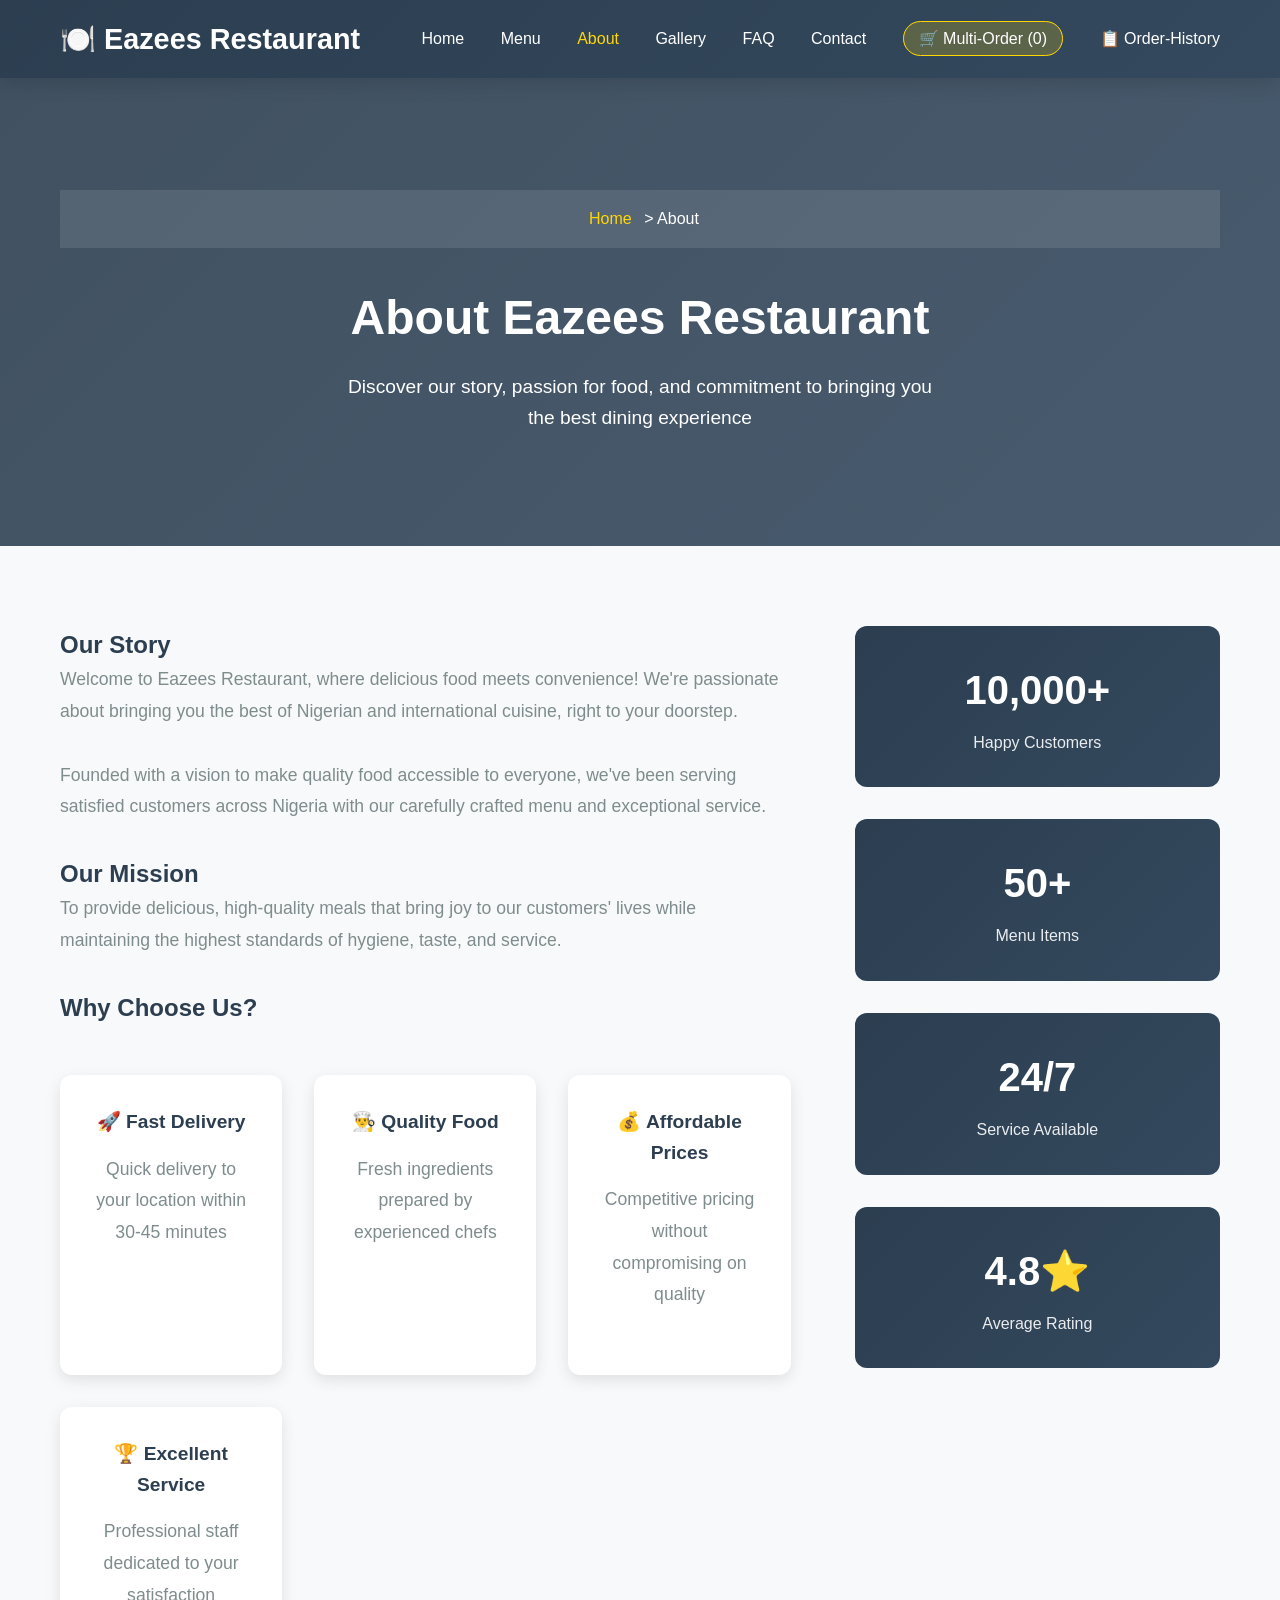
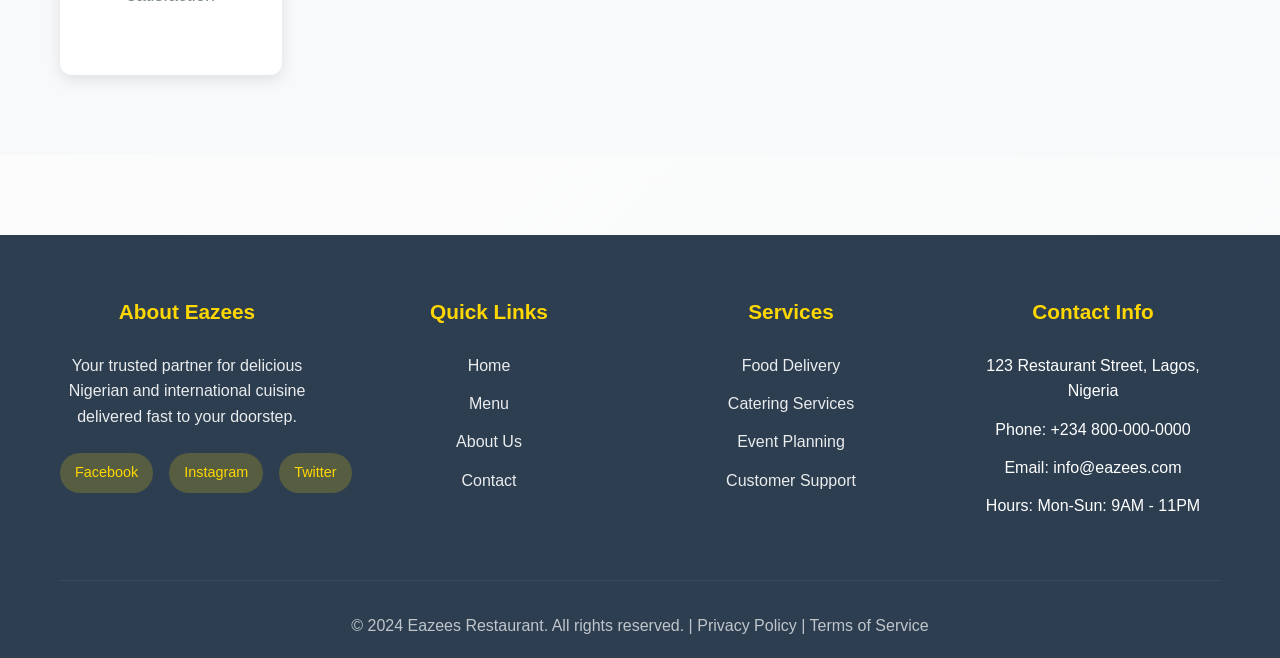
<file: pages/about.html>
<!DOCTYPE html>
<html lang="en">
<head>
    <meta charset="UTF-8">
    <meta name="viewport" content="width=device-width, initial-scale=1.0">
    <title>About - Eazees Restaurant</title>
    <link rel="stylesheet" href="../client/css/style.css">
    <style>
        .hero-section {
            background: linear-gradient(135deg, rgba(44,62,80,0.9), rgba(52,73,94,0.9)),
                        url('https://images.unsplash.com/photo-1555939594-58d4cbba1e0d?w=1600') center/cover;
            color: white;
            text-align: center;
            padding: 120px 0 80px;
            margin-top: 70px;
        }
        .hero-section h1 {
            font-size: 3rem;
            margin-bottom: 1rem;
            animation: fadeInUp 1s ease;
        }
        .hero-section p {
            font-size: 1.2rem;
            max-width: 600px;
            margin: 0 auto 2rem;
            animation: fadeInUp 1s ease 0.2s both;
        }
        .breadcrumb {
            background: rgba(255,255,255,0.1);
            padding: 1rem 0;
            margin-bottom: 2rem;
        }
        .breadcrumb a {
            color: #ffd700;
            text-decoration: none;
            margin: 0 0.5rem;
        }
        .breadcrumb a:hover {
            text-decoration: underline;
        }
        
        /* Footer Styles */
        .footer {
            background: #2c3e50;
            color: white;
            padding: 60px 0 20px;
            margin-top: 80px;
        }
        
        .footer-content {
            display: grid;
            grid-template-columns: repeat(auto-fit, minmax(250px, 1fr));
            gap: 3rem;
            margin-bottom: 3rem;
        }
        
        .footer-section h3 {
            color: #ffd700;
            margin-bottom: 1.5rem;
            font-size: 1.3rem;
        }
        
        .footer-section p {
            line-height: 1.6;
            margin-bottom: 1.5rem;
            opacity: 0.9;
        }
        
        .footer-section ul {
            list-style: none;
            padding: 0;
        }
        
        .footer-section ul li {
            margin-bottom: 0.8rem;
        }
        
        .footer-section ul li a {
            color: white;
            text-decoration: none;
            transition: color 0.3s ease;
            opacity: 0.9;
        }
        
        .footer-section ul li a:hover {
            color: #ffd700;
            opacity: 1;
        }
        
        .social-links {
            display: flex;
            gap: 1rem;
        }
        
        .social-links a {
            background: rgba(255,215,0,0.2);
            color: #ffd700;
            padding: 8px 15px;
            border-radius: 20px;
            text-decoration: none;
            transition: all 0.3s ease;
            font-size: 0.9rem;
        }
        
        .social-links a:hover {
            background: rgba(255,215,0,0.3);
            transform: translateY(-2px);
        }
        
        .footer-bottom {
            border-top: 1px solid rgba(255,255,255,0.1);
            padding-top: 2rem;
            text-align: center;
            opacity: 0.7;
        }
        
        .footer-bottom a {
            color: #ffd700;
            text-decoration: none;
            margin: 0 10px;
        }
        
        .footer-bottom a:hover {
            text-decoration: underline;
        }
        
        /* Body background */
        body {
            background: linear-gradient(135deg, rgba(255,255,255,0.92), rgba(248,249,250,0.92)),
                        url('https://images.unsplash.com/photo-1555939594-58d4cbba1e0d?w=1600') center/cover fixed;
            min-height: 100vh;
        }
        
        /* Mobile responsiveness */
        @media (max-width: 768px) {
            .stats-grid {
                grid-template-columns: 1fr;
                gap: 1.5rem;
            }
            
            .nav {
                display: none;
                position: absolute;
                top: 100%;
                left: 0;
                right: 0;
                background: #2c3e50;
                flex-direction: column;
                padding: 1rem;
                box-shadow: 0 4px 10px rgba(0,0,0,0.1);
            }
            
            .nav.active {
                display: flex;
            }
            
            .nav a {
                padding: 0.8rem 0;
                border-bottom: 1px solid rgba(255,255,255,0.1);
            }
            
            .mobile-menu-btn {
                display: block;
                background: none;
                border: none;
                color: white;
                font-size: 1.5rem;
                cursor: pointer;
            }
            
            .footer-content {
                grid-template-columns: 1fr;
                gap: 2rem;
            }
        }
        
        .mobile-menu-btn {
            display: none;
        }
    </style>
</head>
<body>
    <header class="header">
        <div class="container">
            <div class="logo">
                <h1><a href="../index.html" style="color: white; text-decoration: none;">🍽️ Eazees Restaurant</a></h1>
            </div>
            <button class="mobile-menu-btn" onclick="toggleMobileMenu()">Menu</button>
            <nav class="nav">
                <a href="../index.html">Home</a>
                <a href="menu.html">Menu</a>
                <a href="about.html" style="color: #ffd700;">About</a>
                <a href="gallery.html">Gallery</a>
                <a href="faq.html">FAQ</a>
                <a href="contact.html">Contact</a>
                <a href="cart.html" class="cart-link">🛒 Multi-Order (<span id="cartCount">0</span>)</a>
                <a href="history.html">📋 Order-History</a>
            </nav>
        </div>
    </header>

    <section class="hero-section">
        <div class="container">
            <div class="breadcrumb">
                <a href="../index.html">Home</a> > <span>About</span>
            </div>
            <h1>About Eazees Restaurant</h1>
            <p>Discover our story, passion for food, and commitment to bringing you the best dining experience</p>
        </div>
    </section>

    <section class="about-section">
        <div class="container">
            <div class="about-content">
                <div class="about-text">
                    <h2>Our Story</h2>
                    <p>Welcome to Eazees Restaurant, where delicious food meets convenience! We're passionate about bringing you the best of Nigerian and international cuisine, right to your doorstep.</p>
                    
                    <p>Founded with a vision to make quality food accessible to everyone, we've been serving satisfied customers across Nigeria with our carefully crafted menu and exceptional service.</p>
                    
                    <h2>Our Mission</h2>
                    <p>To provide delicious, high-quality meals that bring joy to our customers' lives while maintaining the highest standards of hygiene, taste, and service.</p>
                    
                    <h2>Why Choose Us?</h2>
                    <div class="features">
                        <div class="feature">
                            <h3>🚀 Fast Delivery</h3>
                            <p>Quick delivery to your location within 30-45 minutes</p>
                        </div>
                        <div class="feature">
                            <h3>👨‍🍳 Quality Food</h3>
                            <p>Fresh ingredients prepared by experienced chefs</p>
                        </div>
                        <div class="feature">
                            <h3>💰 Affordable Prices</h3>
                            <p>Competitive pricing without compromising on quality</p>
                        </div>
                        <div class="feature">
                            <h3>🏆 Excellent Service</h3>
                            <p>Professional staff dedicated to your satisfaction</p>
                        </div>
                    </div>
                </div>
                <div class="about-stats">
                    <div class="stat">
                        <h3>10,000+</h3>
                        <p>Happy Customers</p>
                    </div>
                    <div class="stat">
                        <h3>50+</h3>
                        <p>Menu Items</p>
                    </div>
                    <div class="stat">
                        <h3>24/7</h3>
                        <p>Service Available</p>
                    </div>
                    <div class="stat">
                        <h3>4.8⭐</h3>
                        <p>Average Rating</p>
                    </div>
                </div>
            </div>
        </div>
    </section>

    <footer class="footer">
        <div class="container">
            <div class="footer-content">
                <div class="footer-section">
                    <h3> About Eazees</h3>
                    <p>Your trusted partner for delicious Nigerian and international cuisine delivered fast to your doorstep.</p>
                    <div class="social-links">
                        <a href="#" aria-label="Facebook">Facebook</a>
                        <a href="#" aria-label="Instagram">Instagram</a>
                        <a href="#" aria-label="Twitter">Twitter</a>
                    </div>
                </div>
                
                <div class="footer-section">
                    <h3>Quick Links</h3>
                    <ul>
                        <li><a href="../index.html">Home</a></li>
                        <li><a href="menu.html">Menu</a></li>
                        <li><a href="about.html">About Us</a></li>
                        <li><a href="contact.html">Contact</a></li>
                    </ul>
                </div>
                
                <div class="footer-section">
                    <h3>Services</h3>
                    <ul>
                        <li><a href="menu.html">Food Delivery</a></li>
                        <li><a href="faq.html">Catering Services</a></li>
                        <li><a href="gallery.html">Event Planning</a></li>
                        <li><a href="faq.html">Customer Support</a></li>
                    </ul>
                </div>
                
                <div class="footer-section">
                    <h3>Contact Info</h3>
                    <ul>
                        <li>123 Restaurant Street, Lagos, Nigeria</li>
                        <li>Phone: +234 800-000-0000</li>
                        <li>Email: info@eazees.com</li>
                        <li>Hours: Mon-Sun: 9AM - 11PM</li>
                    </ul>
                </div>
            </div>
            
            <div class="footer-bottom">
                <p>&copy; 2024 Eazees Restaurant. All rights reserved. | Privacy Policy | Terms of Service</p>
            </div>
        </div>
    </footer>

    <script>
        // Mobile menu toggle
        function toggleMobileMenu() {
            const nav = document.querySelector('.nav');
            nav.classList.toggle('active');
        }
        
        // Close mobile menu when clicking outside
        document.addEventListener('click', function(event) {
            const nav = document.querySelector('.nav');
            const menuBtn = document.querySelector('.mobile-menu-btn');
            
            if (!nav.contains(event.target) && !menuBtn.contains(event.target)) {
                nav.classList.remove('active');
            }
        });
    </script>
    <script src="../client/js/common.js"></script>
</body>
</html>
</file>
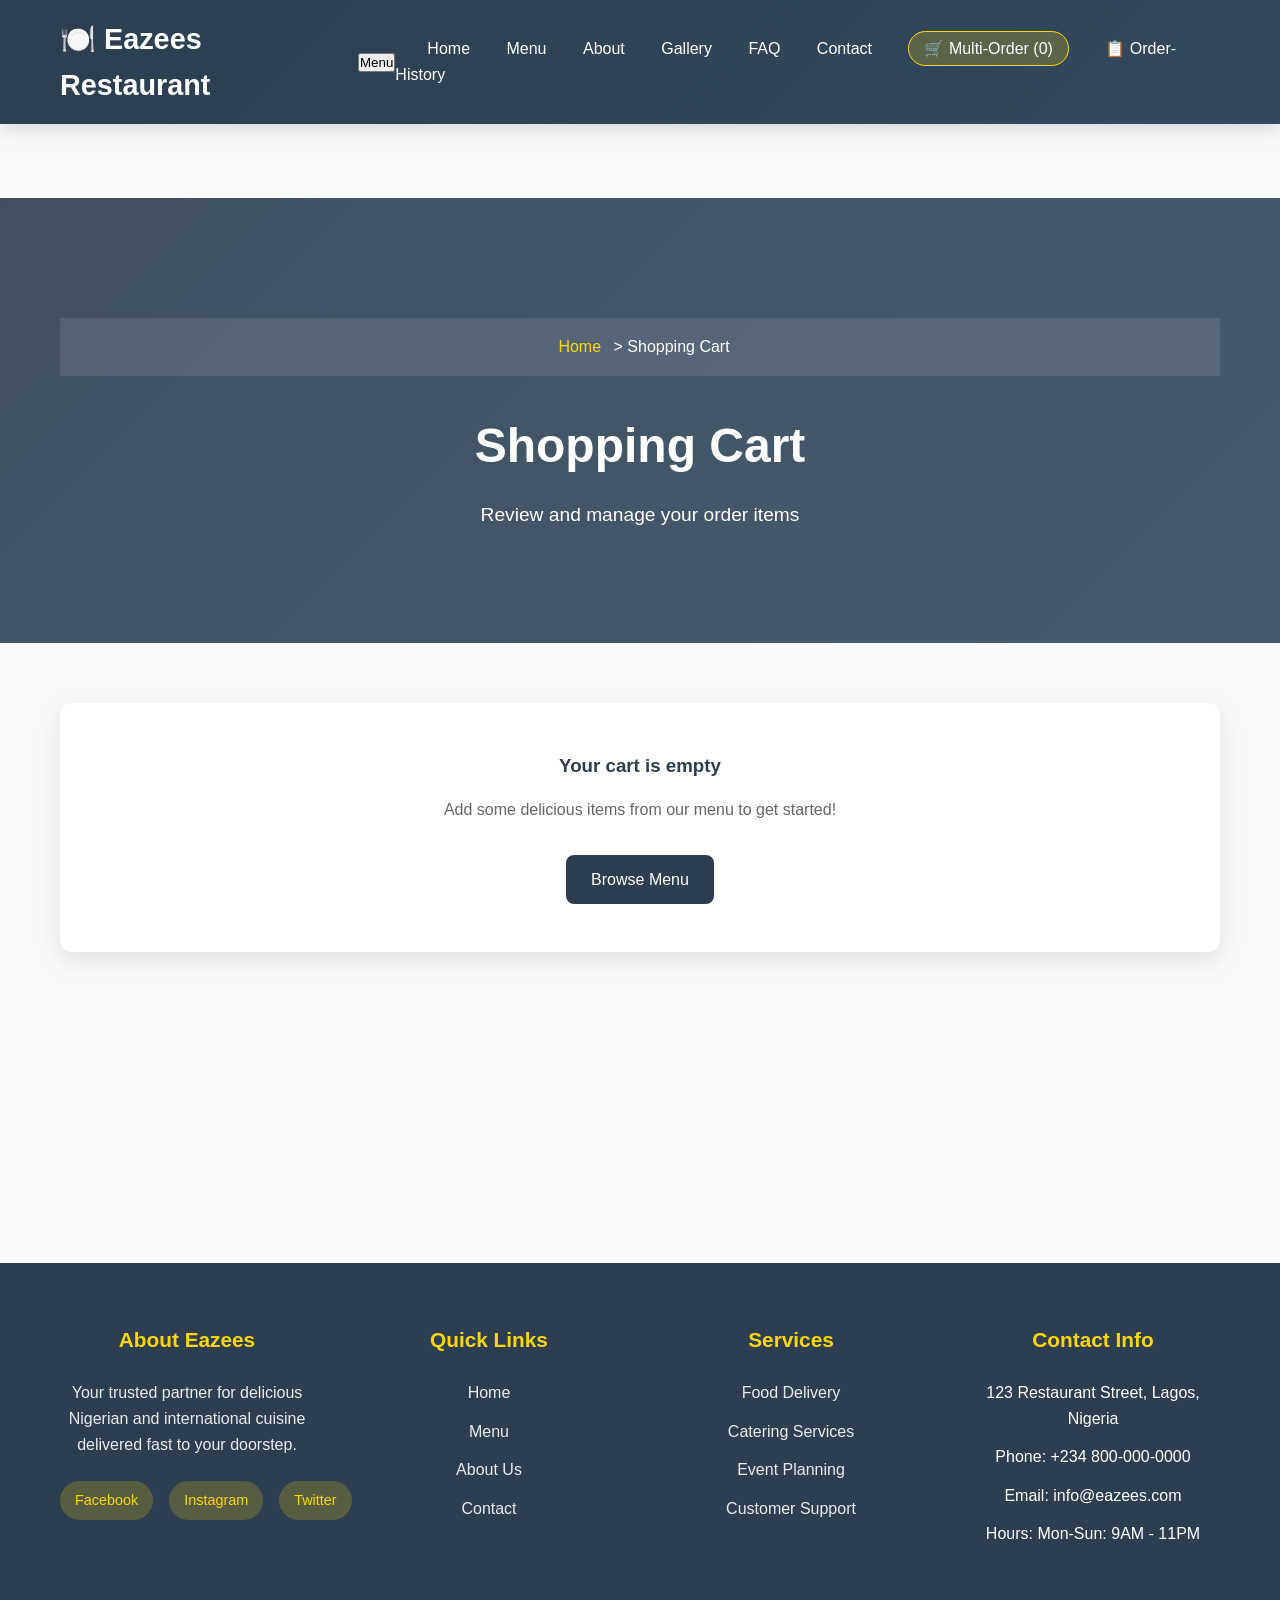
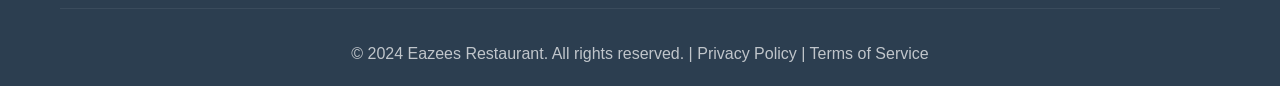
<file: pages/cart.html>
<!DOCTYPE html>
<html lang="en">
<head>
    <meta charset="UTF-8">
    <meta name="viewport" content="width=device-width, initial-scale=1.0">
    <title>Shopping Cart - Eazees Restaurant</title>
    <link rel="stylesheet" href="../client/css/style.css">
    <style>
        .hero-section {
            background: linear-gradient(135deg, rgba(44,62,80,0.9), rgba(52,73,94,0.9)),
                        url('https://images.unsplash.com/photo-1565299624946-b28f40a0ae38?w=1600') center/cover;
            color: white;
            text-align: center;
            padding: 120px 0 80px;
            margin-top: 70px;
        }
        .hero-section h1 {
            font-size: 3rem;
            margin-bottom: 1rem;
            animation: fadeInUp 1s ease;
        }
        .hero-section p {
            font-size: 1.2rem;
            max-width: 600px;
            margin: 0 auto 2rem;
            animation: fadeInUp 1s ease 0.2s both;
        }
        .cart-section {
            padding: 60px 0;
            background: #f8f9fa;
            min-height: 60vh;
        }
        .breadcrumb {
            background: rgba(255,255,255,0.1);
            padding: 1rem 0;
            margin-bottom: 2rem;
        }
        .breadcrumb a {
            color: #ffd700;
            text-decoration: none;
            margin: 0 0.5rem;
        }
        .breadcrumb a:hover {
            text-decoration: underline;
        }
        .cart-container {
            display: grid;
            grid-template-columns: 2fr 1fr;
            gap: 2rem;
            max-width: 1200px;
            margin: 0 auto;
        }
        .cart-items {
            background: white;
            border-radius: 12px;
            padding: 2rem;
            box-shadow: 0 8px 25px rgba(0,0,0,0.1);
        }
        .cart-item {
            display: flex;
            gap: 1.5rem;
            padding: 1.5rem 0;
            border-bottom: 1px solid #eee;
            align-items: center;
        }
        .cart-item:last-child {
            border-bottom: none;
        }
        .cart-item-image {
            width: 80px;
            height: 80px;
            border-radius: 8px;
            object-fit: cover;
        }
        .cart-item-details {
            flex: 1;
        }
        .cart-item-name {
            font-size: 1.1rem;
            font-weight: 600;
            color: #2c3e50;
            margin-bottom: 0.5rem;
        }
        .cart-item-price {
            color: #e74c3c;
            font-weight: bold;
            font-size: 1.1rem;
        }
        .cart-item-quantity {
            display: flex;
            align-items: center;
            gap: 1rem;
            margin-top: 0.5rem;
        }
        .quantity-btn {
            width: 30px;
            height: 30px;
            border: 1px solid #ddd;
            background: white;
            border-radius: 50%;
            cursor: pointer;
            display: flex;
            align-items: center;
            justify-content: center;
            transition: all 0.3s ease;
        }
        .quantity-btn:hover {
            background: #2c3e50;
            color: white;
            border-color: #2c3e50;
        }
        .quantity-value {
            font-weight: bold;
            min-width: 20px;
            text-align: center;
        }
        .remove-item {
            background: #e74c3c;
            color: white;
            border: none;
            padding: 8px 15px;
            border-radius: 6px;
            cursor: pointer;
            transition: all 0.3s ease;
        }
        .remove-item:hover {
            background: #c0392b;
        }
        .cart-summary {
            background: white;
            border-radius: 12px;
            padding: 2rem;
            box-shadow: 0 8px 25px rgba(0,0,0,0.1);
            height: fit-content;
            position: sticky;
            top: 100px;
        }
        .cart-summary h3 {
            color: #2c3e50;
            margin-bottom: 1.5rem;
            font-size: 1.3rem;
        }
        .summary-row {
            display: flex;
            justify-content: space-between;
            margin-bottom: 1rem;
            padding-bottom: 1rem;
            border-bottom: 1px solid #eee;
        }
        .summary-row:last-child {
            border-bottom: none;
            margin-bottom: 1.5rem;
        }
        .summary-row.total {
            font-size: 1.2rem;
            font-weight: bold;
            color: #2c3e50;
        }
        .empty-cart {
            text-align: center;
            padding: 3rem;
            background: white;
            border-radius: 12px;
            box-shadow: 0 8px 25px rgba(0,0,0,0.1);
        }
        .empty-cart h3 {
            color: #2c3e50;
            margin-bottom: 1rem;
        }
        .empty-cart p {
            color: #666;
            margin-bottom: 2rem;
        }
        .continue-shopping {
            background: #2c3e50;
            color: white;
            padding: 12px 25px;
            border: none;
            border-radius: 8px;
            cursor: pointer;
            text-decoration: none;
            display: inline-block;
            transition: all 0.3s ease;
        }
        .continue-shopping:hover {
            background: #34495e;
            transform: translateY(-2px);
        }
        .checkout-btn {
            background: #27ae60;
            color: white;
            border: none;
            padding: 15px;
            border-radius: 8px;
            cursor: pointer;
            font-size: 1.1rem;
            font-weight: bold;
            width: 100%;
            transition: all 0.3s ease;
        }
        .checkout-btn:hover {
            background: #229954;
            transform: translateY(-2px);
        }
        .checkout-btn:disabled {
            background: #bdc3c7;
            cursor: not-allowed;
            transform: none;
        }
        
        /* Footer Styles */
        .footer {
            background: #2c3e50;
            color: white;
            padding: 60px 0 20px;
            margin-top: 80px;
        }
        
        .footer-content {
            display: grid;
            grid-template-columns: repeat(auto-fit, minmax(250px, 1fr));
            gap: 3rem;
            margin-bottom: 3rem;
        }
        
        .footer-section h3 {
            color: #ffd700;
            margin-bottom: 1.5rem;
            font-size: 1.3rem;
        }
        
        .footer-section p {
            line-height: 1.6;
            margin-bottom: 1.5rem;
            opacity: 0.9;
        }
        
        .footer-section ul {
            list-style: none;
            padding: 0;
        }
        
        .footer-section ul li {
            margin-bottom: 0.8rem;
        }
        
        .footer-section ul li a {
            color: white;
            text-decoration: none;
            transition: color 0.3s ease;
            opacity: 0.9;
        }
        
        .footer-section ul li a:hover {
            color: #ffd700;
            opacity: 1;
        }
        
        .social-links {
            display: flex;
            gap: 1rem;
        }
        
        .social-links a {
            background: rgba(255,215,0,0.2);
            color: #ffd700;
            padding: 8px 15px;
            border-radius: 20px;
            text-decoration: none;
            transition: all 0.3s ease;
            font-size: 0.9rem;
        }
        
        .social-links a:hover {
            background: rgba(255,215,0,0.3);
            transform: translateY(-2px);
        }
        
        .footer-bottom {
            border-top: 1px solid rgba(255,255,255,0.1);
            padding-top: 2rem;
            text-align: center;
            opacity: 0.7;
        }
        
        .footer-bottom a {
            color: #ffd700;
            text-decoration: none;
            margin: 0 10px;
        }
        
        .footer-bottom a:hover {
            text-decoration: underline;
        }
    </style>
/* Body background */
        body {
            background: linear-gradient(135deg, rgba(255,255,255,0.95), rgba(248,249,250,0.95)),
                        url('../photo-1517248135467-4c7edcad34c4.jpeg') center/cover fixed;
            min-height: 100vh;
        }
        
        /* Mobile responsiveness */
        @media (max-width: 768px) {
            .cart-grid {
                grid-template-columns: 1fr;
                gap: 2rem;
            }
            
            .cart-items {
                padding: 1.5rem;
            }
            
            .checkout-form {
                padding: 1.5rem;
            }
            
            .nav {
                display: none;
                position: absolute;
                top: 100%;
                left: 0;
                right: 0;
                background: #2c3e50;
                flex-direction: column;
                padding: 1rem;
                box-shadow: 0 4px 10px rgba(0,0,0,0.1);
            }
            
            .nav.active {
                display: flex;
            }
            
            .nav a {
                padding: 0.8rem 0;
                border-bottom: 1px solid rgba(255,255,255,0.1);
            }
            
            .mobile-menu-btn {
                display: block;
                background: none;
                border: none;
                color: white;
                font-size: 1.5rem;
                cursor: pointer;
            }
            
            .footer-content {
                grid-template-columns: 1fr;
                gap: 2rem;
            }
        }
        
        .mobile-menu-btn {
            display: none;
        }
    </style>
</head>
<body>
    <header class="header">
        <div class="container">
            <div class="logo">
                <h1><a href="../index.html" style="color: white; text-decoration: none;">🍽️ Eazees Restaurant</a></h1>
            </div>
            <button class="mobile-menu-btn" onclick="toggleMobileMenu()">Menu</button>
            <nav class="nav">
                <a href="../index.html">Home</a>
                <a href="menu.html">Menu</a>
                <a href="about.html">About</a>
                <a href="gallery.html">Gallery</a>
                <a href="faq.html">FAQ</a>
                <a href="contact.html">Contact</a>
                <a href="cart.html" class="cart-link">🛒 Multi-Order (<span id="cartCount">0</span>)</a>
                <a href="history.html">📋 Order-History</a>
            </nav>
        </div>
    </header>

    <section class="hero-section">
        <div class="container">
            <div class="breadcrumb">
                <a href="../index.html">Home</a> > <span>Shopping Cart</span>
            </div>
            <h1>Shopping Cart</h1>
            <p>Review and manage your order items</p>
        </div>
    </section>

    <section class="cart-section">
        <div class="container">
            <div id="cartContent">
                <!-- Cart content will be loaded here -->
            </div>
        </div>
    </section>

    <!-- Checkout Modal -->
    <div id="checkoutModal" class="modal">
        <div class="modal-content">
            <span class="close" onclick="closeCheckoutModal()">&times;</span>
            <div class="modal-header">
                <h2>Complete Your Order</h2>
            </div>
            <div class="modal-body">
                <form id="checkoutForm" onsubmit="processCheckout(event)">
                    <div class="form-group">
                        <label for="checkoutName">Full Name</label>
                        <input type="text" id="checkoutName" required>
                    </div>
                    <div class="form-group">
                        <label for="checkoutPhone">Phone Number</label>
                        <input type="tel" id="checkoutPhone" required>
                    </div>
                    <div class="form-group">
                        <label for="checkoutAddress">Delivery Address</label>
                        <textarea id="checkoutAddress" rows="3" required></textarea>
                    </div>
                    <div class="form-group">
                        <label for="checkoutNotes">Order Notes (Optional)</label>
                        <textarea id="checkoutNotes" rows="2"></textarea>
                    </div>
                    <button type="submit" class="submit-btn">Place Order</button>
                </form>
            </div>
        </div>
    </div>

    <footer class="footer">
        <div class="container">
            <div class="footer-content">
                <div class="footer-section">
                    <h3> About Eazees</h3>
                    <p>Your trusted partner for delicious Nigerian and international cuisine delivered fast to your doorstep.</p>
                    <div class="social-links">
                        <a href="#" aria-label="Facebook">Facebook</a>
                        <a href="#" aria-label="Instagram">Instagram</a>
                        <a href="#" aria-label="Twitter">Twitter</a>
                    </div>
                </div>
                
                <div class="footer-section">
                    <h3>Quick Links</h3>
                    <ul>
                        <li><a href="../index.html">Home</a></li>
                        <li><a href="menu.html">Menu</a></li>
                        <li><a href="about.html">About Us</a></li>
                        <li><a href="contact.html">Contact</a></li>
                    </ul>
                </div>
                
                <div class="footer-section">
                    <h3>Services</h3>
                    <ul>
                        <li><a href="menu.html">Food Delivery</a></li>
                        <li><a href="faq.html">Catering Services</a></li>
                        <li><a href="gallery.html">Event Planning</a></li>
                        <li><a href="faq.html">Customer Support</a></li>
                    </ul>
                </div>
                
                <div class="footer-section">
                    <h3>Contact Info</h3>
                    <ul>
                        <li>123 Restaurant Street, Lagos, Nigeria</li>
                        <li>Phone: +234 800-000-0000</li>
                        <li>Email: info@eazees.com</li>
                        <li>Hours: Mon-Sun: 9AM - 11PM</li>
                    </ul>
                </div>
            </div>
            
            <div class="footer-bottom">
                <p>&copy; 2024 Eazees Restaurant. All rights reserved. | Privacy Policy | Terms of Service</p>
            </div>
        </div>
    </footer>

    <script>
        // Mobile menu toggle
        function toggleMobileMenu() {
            const nav = document.querySelector('.nav');
            nav.classList.toggle('active');
        }
        
        // Close mobile menu when clicking outside
        document.addEventListener('click', function(event) {
            const nav = document.querySelector('.nav');
            const menuBtn = document.querySelector('.mobile-menu-btn');
            
            if (!nav.contains(event.target) && !menuBtn.contains(event.target)) {
                nav.classList.remove('active');
            }
        });
    </script>
    <script src="../client/js/cart.js"></script>
    <script src="../client/js/common.js"></script>
</body>
</html>
</file>
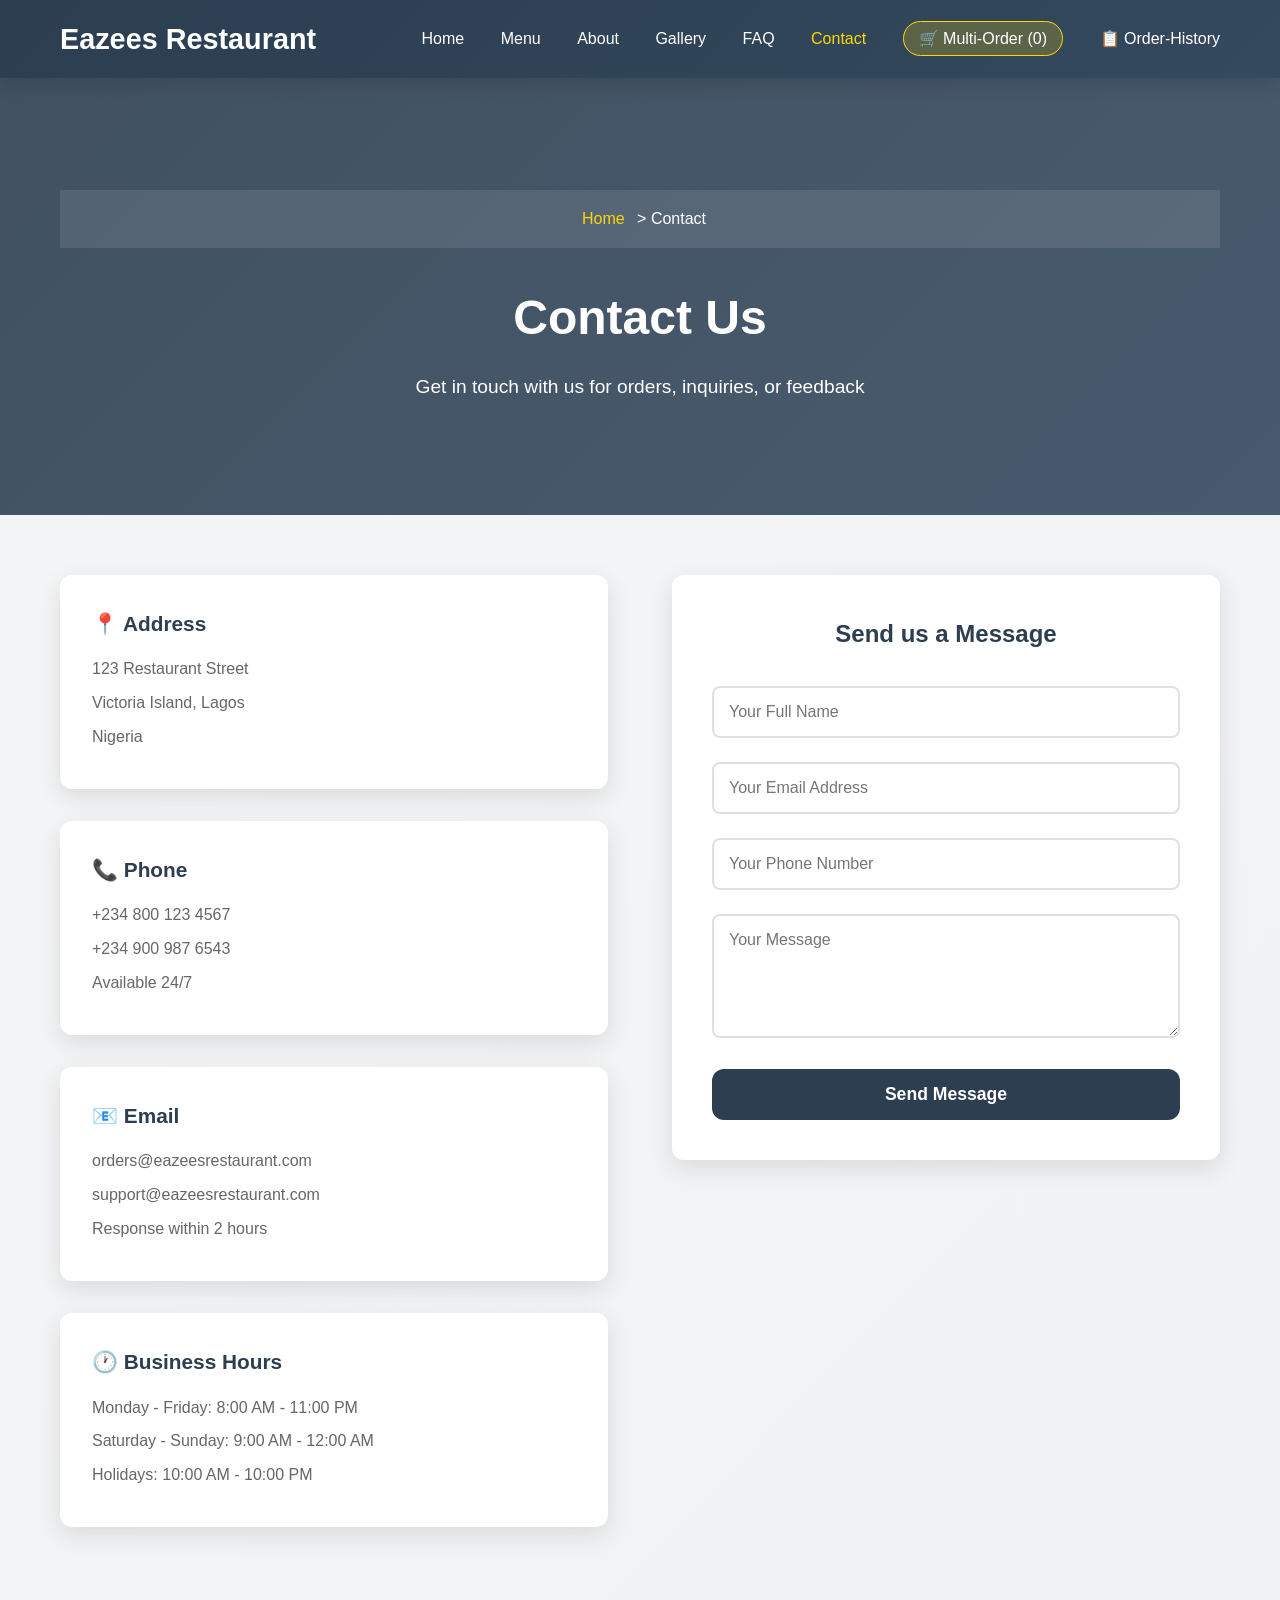
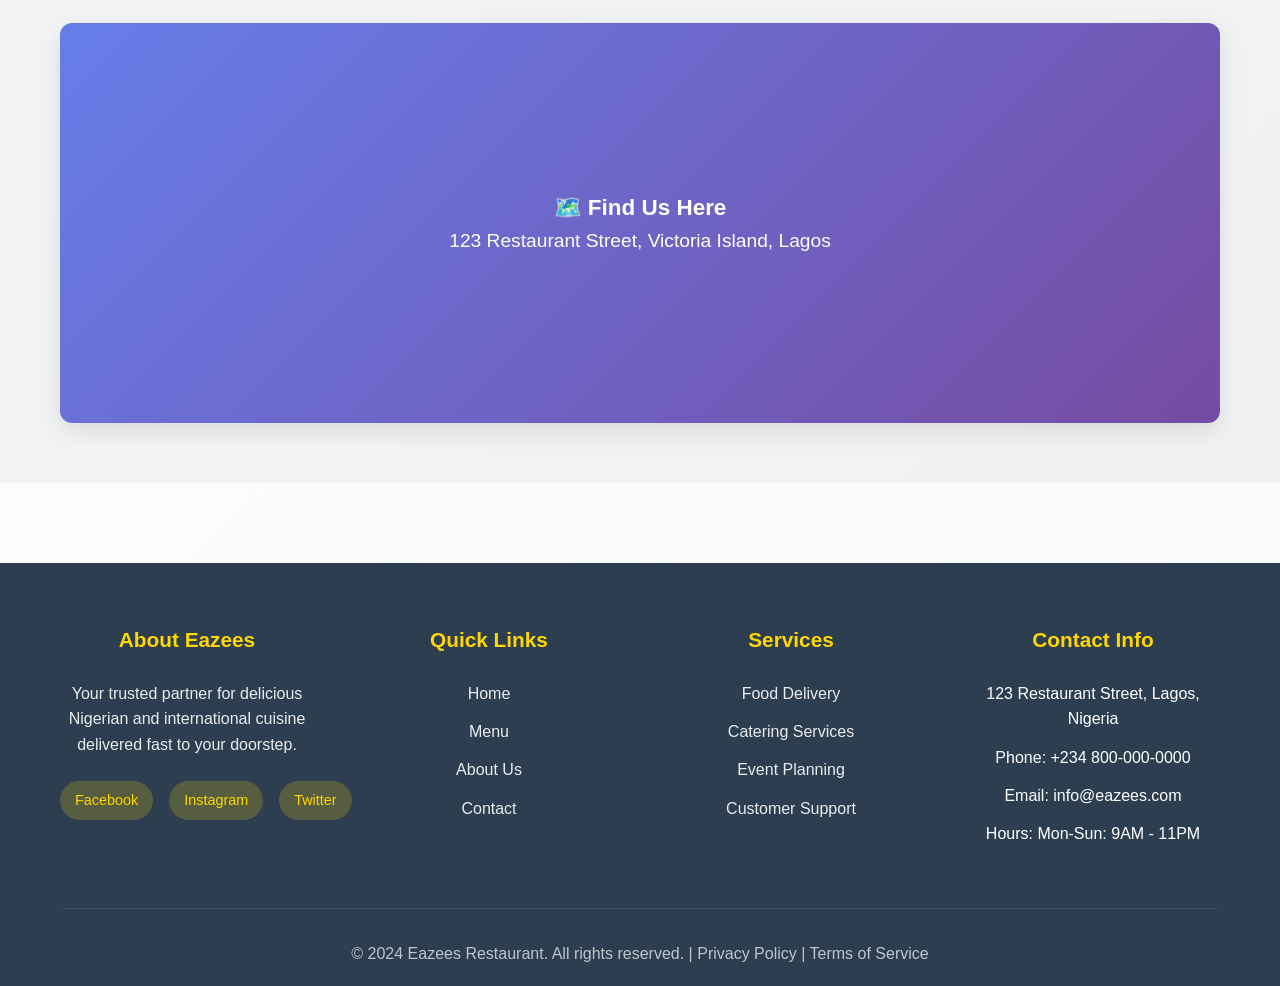
<file: pages/contact.html>
<!DOCTYPE html>
<html lang="en">
<head>
    <meta charset="UTF-8">
    <meta name="viewport" content="width=device-width, initial-scale=1.0">
    <title>Contact - Eazees Restaurant</title>
    <link rel="stylesheet" href="../client/css/style.css">
    <style>
        .hero-section {
            background: linear-gradient(135deg, rgba(44, 62, 80, 0.9), rgba(52,73,94,0.9)),
                        url('https://images.unsplash.com/photo-1555939594-58d4cbba1e0d?w=1600') center/cover;
            color: white;
            text-align: center;
            padding: 120px 0 80px;
            margin-top: 70px;
        }
        .hero-section h1 {
            font-size: 3rem;
            margin-bottom: 1rem;
            animation: fadeInUp 1s ease;
        }
        .hero-section p {
            font-size: 1.2rem;
            max-width: 600px;
            margin: 0 auto 2rem;
            animation: fadeInUp 1s ease 0.2s both;
        }
        .contact-section {
            padding: 60px 0;
            background: linear-gradient(135deg, rgba(44,62,80,0.05), rgba(52,73,94,0.05));
            min-height: 60vh;
        }
        .breadcrumb {
            background: rgba(255,255,255,0.1);
            padding: 1rem 0;
            margin-bottom: 2rem;
        }
        .breadcrumb a {
            color: #ffd700;
            text-decoration: none;
            margin: 0 0.5rem;
        }
        .breadcrumb a:hover {
            text-decoration: underline;
        }
        .contact-content {
            display: grid;
            grid-template-columns: 1fr 1fr;
            gap: 4rem;
            align-items: start;
        }
        .contact-info {
            display: flex;
            flex-direction: column;
            gap: 2rem;
        }
        .contact-item {
            padding: 2rem;
            background: white;
            border-radius: 12px;
            box-shadow: 0 8px 25px rgba(0,0,0,0.1);
            transition: all 0.3s ease;
        }
        .contact-item:hover {
            transform: translateY(-5px);
            box-shadow: 0 15px 35px rgba(0,0,0,0.15);
        }
        .contact-item h3 {
            color: #2c3e50;
            margin-bottom: 1rem;
            font-size: 1.3rem;
            display: flex;
            align-items: center;
            gap: 0.5rem;
        }
        .contact-item p {
            color: #666;
            margin: 0.5rem 0;
            font-size: 1rem;
        }
        .contact-form {
            background: white;
            padding: 2.5rem;
            border-radius: 12px;
            box-shadow: 0 8px 25px rgba(0,0,0,0.1);
        }
        .contact-form h3 {
            color: #2c3e50;
            margin-bottom: 2rem;
            text-align: center;
            font-size: 1.5rem;
        }
        .contact-form .form-group {
            margin-bottom: 1.5rem;
        }
        .contact-form input,
        .contact-form textarea {
            width: 100%;
            padding: 15px;
            border: 2px solid #e0e0e0;
            border-radius: 8px;
            font-size: 1rem;
            transition: all 0.3s ease;
            font-family: inherit;
        }
        .contact-form input:focus,
        .contact-form textarea:focus {
            outline: none;
            border-color: #2c3e50;
            box-shadow: 0 0 0 3px rgba(44,62,80,0.1);
        }
        .contact-form textarea {
            resize: vertical;
            min-height: 120px;
        }
        .map-container {
            grid-column: 1 / -1;
            margin-top: 2rem;
            background: white;
            border-radius: 12px;
            overflow: hidden;
            box-shadow: 0 8px 25px rgba(0,0,0,0.1);
        }
        .map-placeholder {
            height: 400px;
            background: linear-gradient(135deg, #667eea 0%, #764ba2 100%);
            display: flex;
            align-items: center;
            justify-content: center;
            color: white;
            font-size: 1.2rem;
            text-align: center;
        }
        
        /* Footer Styles */
        .footer {
            background: #2c3e50;
            color: white;
            padding: 60px 0 20px;
            margin-top: 80px;
        }
        
        .footer-content {
            display: grid;
            grid-template-columns: repeat(auto-fit, minmax(250px, 1fr));
            gap: 3rem;
            margin-bottom: 3rem;
        }
        
        .footer-section h3 {
            color: #ffd700;
            margin-bottom: 1.5rem;
            font-size: 1.3rem;
        }
        
        .footer-section p {
            line-height: 1.6;
            margin-bottom: 1.5rem;
            opacity: 0.9;
        }
        
        .footer-section ul {
            list-style: none;
            padding: 0;
        }
        
        .footer-section ul li {
            margin-bottom: 0.8rem;
        }
        
        .footer-section ul li a {
            color: white;
            text-decoration: none;
            transition: color 0.3s ease;
            opacity: 0.9;
        }
        
        .footer-section ul li a:hover {
            color: #ffd700;
            opacity: 1;
        }
        
        .social-links {
            display: flex;
            gap: 1rem;
        }
        
        .social-links a {
            background: rgba(255,215,0,0.2);
            color: #ffd700;
            padding: 8px 15px;
            border-radius: 20px;
            text-decoration: none;
            transition: all 0.3s ease;
            font-size: 0.9rem;
        }
        
        .social-links a:hover {
            background: rgba(255,215,0,0.3);
            transform: translateY(-2px);
        }
        
        .footer-bottom {
            border-top: 1px solid rgba(255,255,255,0.1);
            padding-top: 2rem;
            text-align: center;
            opacity: 0.7;
        }
        
        .footer-bottom a {
            color: #ffd700;
            text-decoration: none;
            margin: 0 10px;
        }
        
        .footer-bottom a:hover {
            text-decoration: underline;
        }
        
        /* Body background */
        body {
            background: linear-gradient(135deg, rgba(255,255,255,0.92), rgba(248,249,250,0.92)),
                        url('https://images.unsplash.com/photo-1517248135467-4c7edcad34c4.jpeg?w=1600') center/cover fixed;
            min-height: 100vh;
        }
        
        /* Mobile responsiveness */
        @media (max-width: 768px) {
            .contact-grid {
                grid-template-columns: 1fr;
                gap: 2rem;
            }
            
            .contact-form {
                padding: 2rem;
            }
            
            .nav {
                display: none;
                position: absolute;
                top: 100%;
                left: 0;
                right: 0;
                background: #2c3e50;
                flex-direction: column;
                padding: 1rem;
                box-shadow: 0 4px 10px rgba(0,0,0,0.1);
            }
            
            .nav.active {
                display: flex;
            }
            
            .nav a {
                padding: 0.8rem 0;
                border-bottom: 1px solid rgba(255,255,255,0.1);
            }
            
            .mobile-menu-btn {
                display: block;
                background: none;
                border: none;
                color: white;
                font-size: 1.5rem;
                cursor: pointer;
            }
            
            .footer-content {
                grid-template-columns: 1fr;
                gap: 2rem;
            }
        }
        
        .mobile-menu-btn {
            display: none;
        }
    </style>
</head>
<body>
    <header class="header">
        <div class="container">
            <div class="logo">
                <h1><a href="../index.html" style="color: white; text-decoration: none;">Eazees Restaurant</a></h1>
            </div>
            <button class="mobile-menu-btn" onclick="toggleMobileMenu()">Menu</button>
            <nav class="nav">
                <a href="../index.html">Home</a>
                <a href="menu.html">Menu</a>
                <a href="about.html">About</a>
                <a href="gallery.html">Gallery</a>
                <a href="faq.html">FAQ</a>
                <a href="contact.html" style="color: #ffd700;">Contact</a>
                <a href="cart.html" class="cart-link">🛒 Multi-Order (<span id="cartCount">0</span>)</a>
                <a href="history.html">📋 Order-History</a>
            </nav>
        </div>
    </header>

    <section class="hero-section">
        <div class="container">
            <div class="breadcrumb">
                <a href="../index.html">Home</a> > <span>Contact</span>
            </div>
            <h1>Contact Us</h1>
            <p>Get in touch with us for orders, inquiries, or feedback</p>
        </div>
    </section>

    <section class="contact-section">
        <div class="container">
            <div class="contact-content">
                <div class="contact-info">
                    <div class="contact-item">
                        <h3>📍 Address</h3>
                        <p>123 Restaurant Street</p>
                        <p>Victoria Island, Lagos</p>
                        <p>Nigeria</p>
                    </div>
                    <div class="contact-item">
                        <h3>📞 Phone</h3>
                        <p>+234 800 123 4567</p>
                        <p>+234 900 987 6543</p>
                        <p>Available 24/7</p>
                    </div>
                    <div class="contact-item">
                        <h3>📧 Email</h3>
                        <p>orders@eazeesrestaurant.com</p>
                        <p>support@eazeesrestaurant.com</p>
                        <p>Response within 2 hours</p>
                    </div>
                    <div class="contact-item">
                        <h3>🕐 Business Hours</h3>
                        <p>Monday - Friday: 8:00 AM - 11:00 PM</p>
                        <p>Saturday - Sunday: 9:00 AM - 12:00 AM</p>
                        <p>Holidays: 10:00 AM - 10:00 PM</p>
                    </div>
                </div>
                <div class="contact-form">
                    <h3>Send us a Message</h3>
                    <form id="contactForm" onsubmit="handleContactSubmit(event)">
                        <div class="form-group">
                            <input type="text" id="contactName" placeholder="Your Full Name" required>
                        </div>
                        <div class="form-group">
                            <input type="email" id="contactEmail" placeholder="Your Email Address" required>
                        </div>
                        <div class="form-group">
                            <input type="tel" id="contactPhone" placeholder="Your Phone Number" required>
                        </div>
                        <div class="form-group">
                            <textarea id="contactMessage" rows="5" placeholder="Your Message" required></textarea>
                        </div>
                        <button type="submit" class="submit-btn">Send Message</button>
                    </form>
                </div>
                <div class="map-container">
                    <div class="map-placeholder">
                        <div>
                            <h3>🗺️ Find Us Here</h3>
                            <p>123 Restaurant Street, Victoria Island, Lagos</p>
                        </div>
                    </div>
                </div>
            </div>
        </div>
    </section>

    <footer class="footer">
        <div class="container">
            <div class="footer-content">
                <div class="footer-section">
                    <h3> About Eazees</h3>
                    <p>Your trusted partner for delicious Nigerian and international cuisine delivered fast to your doorstep.</p>
                    <div class="social-links">
                        <a href="#" aria-label="Facebook">Facebook</a>
                        <a href="#" aria-label="Instagram">Instagram</a>
                        <a href="#" aria-label="Twitter">Twitter</a>
                    </div>
                </div>
                
                <div class="footer-section">
                    <h3>Quick Links</h3>
                    <ul>
                        <li><a href="../index.html">Home</a></li>
                        <li><a href="menu.html">Menu</a></li>
                        <li><a href="about.html">About Us</a></li>
                        <li><a href="contact.html">Contact</a></li>
                    </ul>
                </div>
                
                <div class="footer-section">
                    <h3>Services</h3>
                    <ul>
                        <li><a href="menu.html">Food Delivery</a></li>
                        <li><a href="faq.html">Catering Services</a></li>
                        <li><a href="gallery.html">Event Planning</a></li>
                        <li><a href="faq.html">Customer Support</a></li>
                    </ul>
                </div>
                
                <div class="footer-section">
                    <h3>Contact Info</h3>
                    <ul>
                        <li>123 Restaurant Street, Lagos, Nigeria</li>
                        <li>Phone: +234 800-000-0000</li>
                        <li>Email: info@eazees.com</li>
                        <li>Hours: Mon-Sun: 9AM - 11PM</li>
                    </ul>
                </div>
            </div>
            
            <div class="footer-bottom">
                <p>&copy; 2024 Eazees Restaurant. All rights reserved. | Privacy Policy | Terms of Service</p>
            </div>
        </div>
    </footer>

    <script>
        // Mobile menu toggle
        function toggleMobileMenu() {
            const nav = document.querySelector('.nav');
            nav.classList.toggle('active');
        }
        
        // Close mobile menu when clicking outside
        document.addEventListener('click', function(event) {
            const nav = document.querySelector('.nav');
            const menuBtn = document.querySelector('.mobile-menu-btn');
            
            if (!nav.contains(event.target) && !menuBtn.contains(event.target)) {
                nav.classList.remove('active');
            }
        });
    </script>
    <script src="../client/js/contact.js"></script>
    <script src="../client/js/common.js"></script>
</body>
</html>
</file>
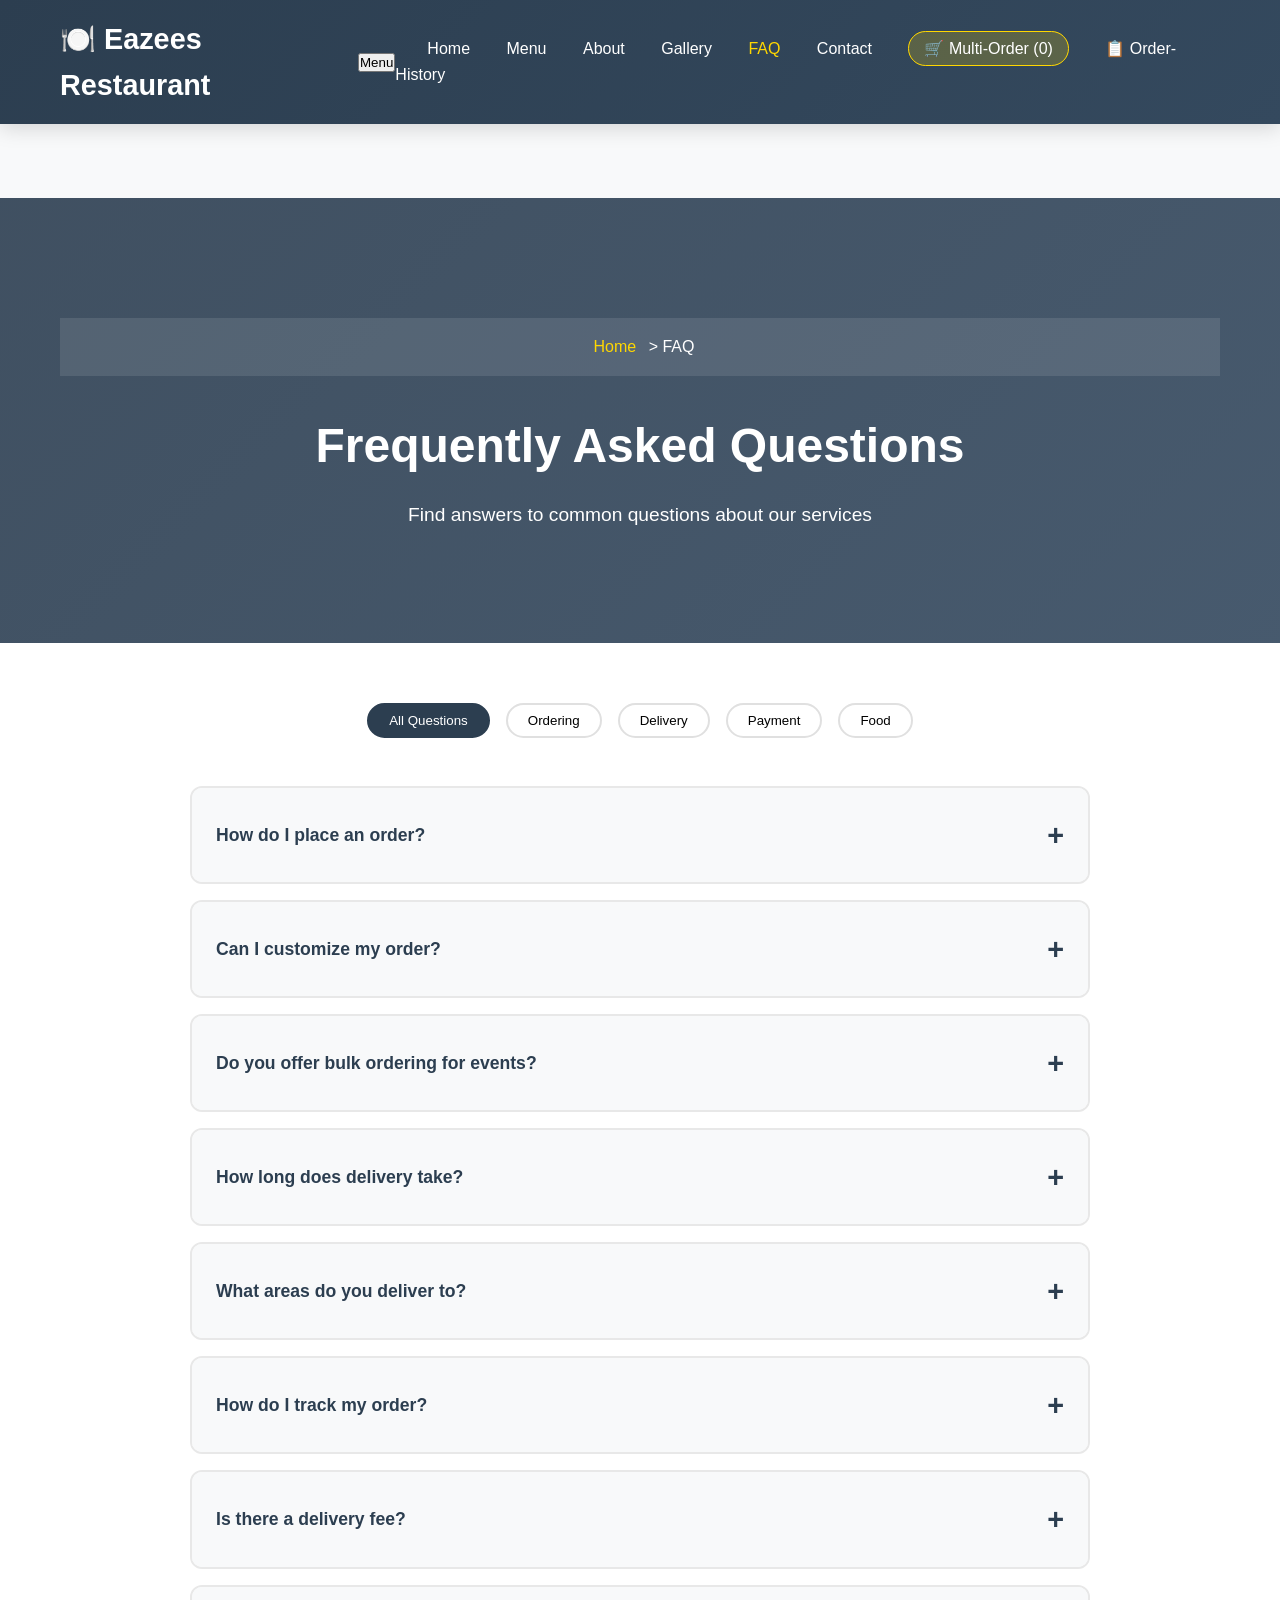
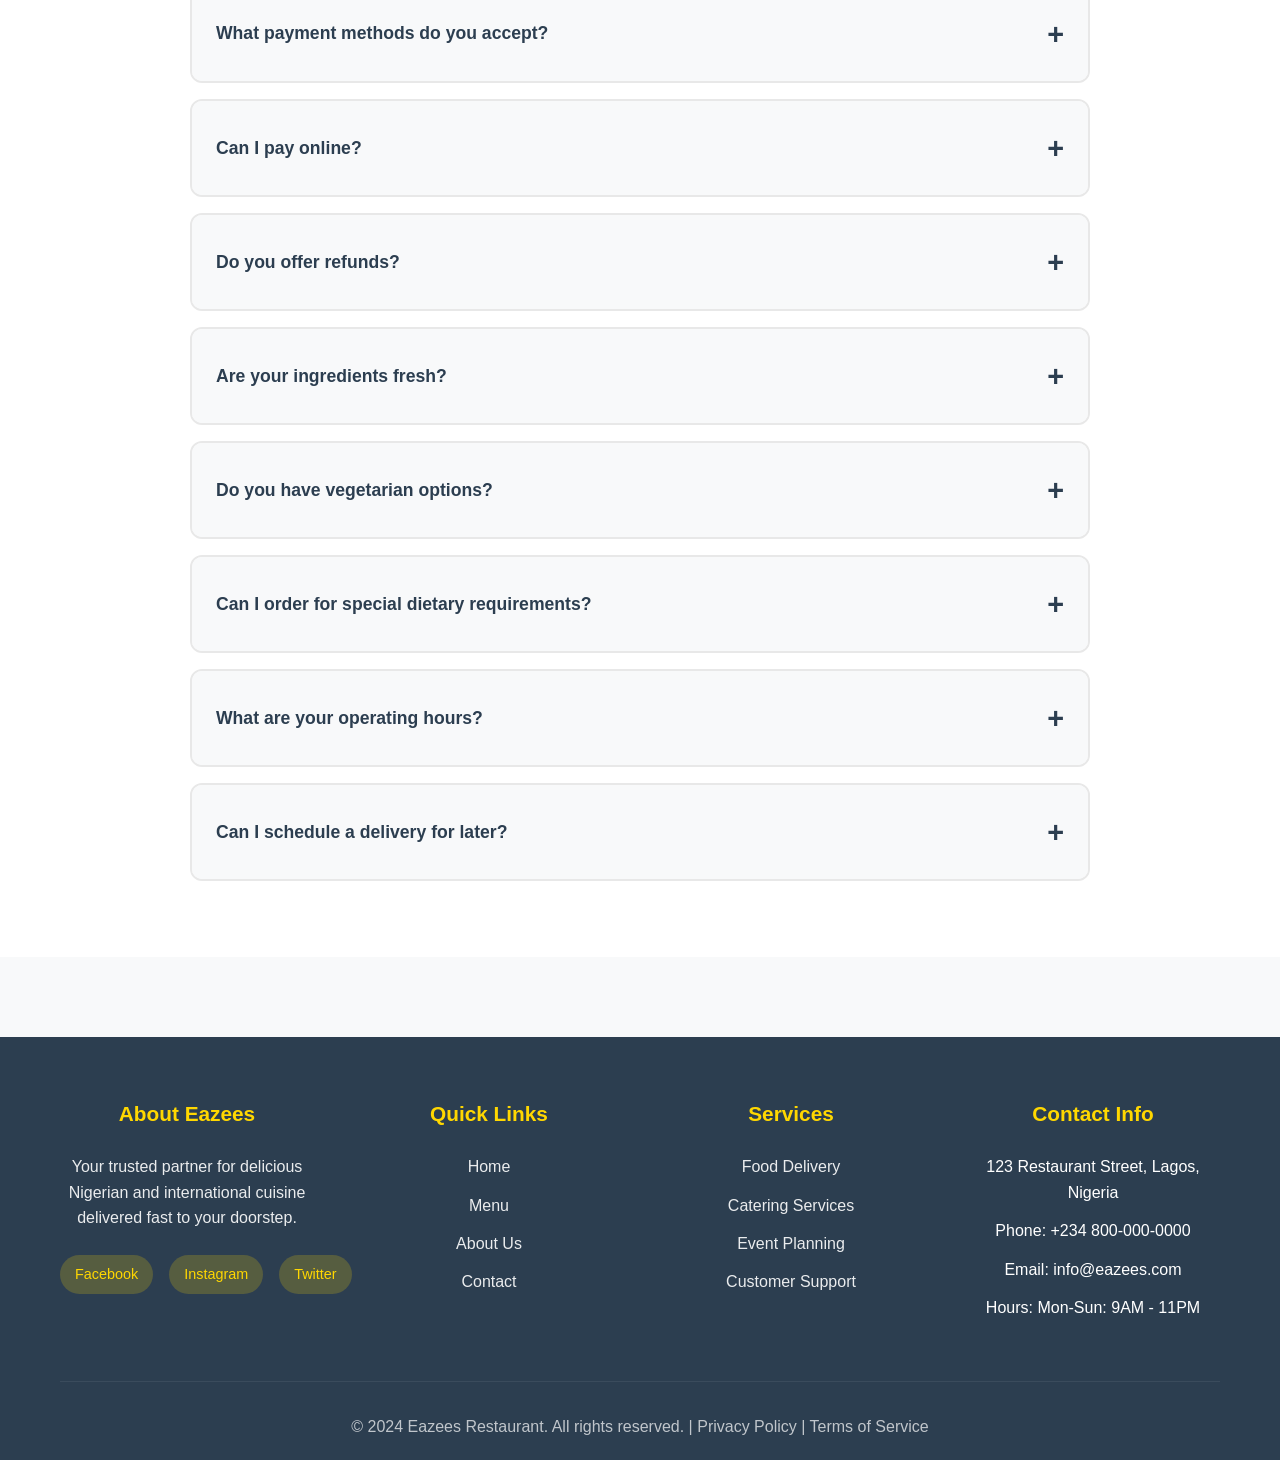
<file: pages/faq.html>
<!DOCTYPE html>
<html lang="en">
<head>
    <meta charset="UTF-8">
    <meta name="viewport" content="width=device-width, initial-scale=1.0">
    <title>FAQ - Eazees Restaurant</title>
    <link rel="stylesheet" href="../client/css/style.css">
    <style>
        .hero-section {
            background: linear-gradient(135deg, rgba(44,62,80,0.9), rgba(52,73,94,0.9)),
                        url('https://images.unsplash.com/photo-1517248135467-4c7edcad34c4?w=400') center/cover;
            color: white;
            text-align: center;
            padding: 120px 0 80px;
            margin-top: 70px;
        }
        .hero-section h1 {
            font-size: 3rem;
            margin-bottom: 1rem;
            animation: fadeInUp 1s ease;
        }
        .hero-section p {
            font-size: 1.2rem;
            max-width: 600px;
            margin: 0 auto 2rem;
            animation: fadeInUp 1s ease 0.2s both;
        }
        .faq-section {
            padding: 60px 0;
            background: white;
            min-height: 60vh;
        }
        .breadcrumb {
            background: rgba(255,255,255,0.1);
            padding: 1rem 0;
            margin-bottom: 2rem;
        }
        .breadcrumb a {
            color: #ffd700;
            text-decoration: none;
            margin: 0 0.5rem;
        }
        .breadcrumb a:hover {
            text-decoration: underline;
        }
        .faq-container {
            max-width: 900px;
            margin: 0 auto;
        }
        .faq-item {
            margin-bottom: 1rem;
            border: 2px solid #e8e8e8;
            border-radius: 12px;
            overflow: hidden;
            transition: all 0.3s ease;
            background: white;
        }
        .faq-item:hover {
            box-shadow: 0 8px 25px rgba(0,0,0,0.1);
            border-color: #2c3e50;
        }
        .faq-item.active {
            border-color: #2c3e50;
            box-shadow: 0 8px 25px rgba(44,62,80,0.15);
        }
        .faq-question {
            padding: 1.5rem;
            background: #f8f9fa;
            cursor: pointer;
            display: flex;
            justify-content: space-between;
            align-items: center;
            transition: all 0.3s ease;
        }
        .faq-item.active .faq-question {
            background: #2c3e50;
            color: white;
        }
        .faq-question:hover {
            background: #e9ecef;
        }
        .faq-item.active .faq-question:hover {
            background: #34495e;
        }
        .faq-question h3 {
            margin: 0;
            color: inherit;
            font-size: 1.1rem;
            font-weight: 600;
        }
        .faq-toggle {
            font-size: 1.8rem;
            font-weight: bold;
            color: #2c3e50;
            transition: transform 0.3s ease;
        }
        .faq-item.active .faq-toggle {
            color: white;
            transform: rotate(45deg);
        }
        .faq-answer {
            padding: 0 1.5rem;
            max-height: 0;
            overflow: hidden;
            transition: max-height 0.4s ease, padding 0.4s ease;
            background: white;
        }
        .faq-item.active .faq-answer {
            padding: 1.5rem;
            max-height: 500px;
        }
        .faq-answer p {
            color: #555;
            line-height: 1.7;
            margin: 0;
            font-size: 1rem;
        }
        .faq-categories {
            display: flex;
            justify-content: center;
            flex-wrap: wrap;
            gap: 1rem;
            margin-bottom: 3rem;
        }
        .category-btn {
            padding: 8px 20px;
            border: 2px solid #e0e0e0;
            background: white;
            border-radius: 25px;
            cursor: pointer;
            transition: all 0.3s ease;
            font-weight: 500;
        }
        .category-btn:hover,
        .category-btn.active {
            background: #2c3e50;
            color: white;
            border-color: #2c3e50;
        }
        
        /* Footer Styles */
        .footer {
            background: #2c3e50;
            color: white;
            padding: 60px 0 20px;
            margin-top: 80px;
        }
        
        .footer-content {
            display: grid;
            grid-template-columns: repeat(auto-fit, minmax(250px, 1fr));
            gap: 3rem;
            margin-bottom: 3rem;
        }
        
        .footer-section h3 {
            color: #ffd700;
            margin-bottom: 1.5rem;
            font-size: 1.3rem;
        }
        
        .footer-section p {
            line-height: 1.6;
            margin-bottom: 1.5rem;
            opacity: 0.9;
        }
        
        .footer-section ul {
            list-style: none;
            padding: 0;
        }
        
        .footer-section ul li {
            margin-bottom: 0.8rem;
        }
        
        .footer-section ul li a {
            color: white;
            text-decoration: none;
            transition: color 0.3s ease;
            opacity: 0.9;
        }
        
        .footer-section ul li a:hover {
            color: #ffd700;
            opacity: 1;
        }
        
        .social-links {
            display: flex;
            gap: 1rem;
        }
        
        .social-links a {
            background: rgba(255,215,0,0.2);
            color: #ffd700;
            padding: 8px 15px;
            border-radius: 20px;
            text-decoration: none;
            transition: all 0.3s ease;
            font-size: 0.9rem;
        }
        
        .social-links a:hover {
            background: rgba(255,215,0,0.3);
            transform: translateY(-2px);
        }
        
        .footer-bottom {
            border-top: 1px solid rgba(255,255,255,0.1);
            padding-top: 2rem;
            text-align: center;
            opacity: 0.7;
        }
        
        .footer-bottom a {
            color: #ffd700;
            text-decoration: none;
            margin: 0 10px;
        }
        
        .footer-bottom a:hover {
            text-decoration: underline;
        }
    </style>
/* Body background */
        body {
            background: linear-gradient(135deg, rgba(255,255,255,0.95), rgba(248,249,250,0.95)),
                        url('../photo-1517248135467-4c7edcad34c4.jpeg') center/cover fixed;
            min-height: 100vh;
        }
        
        /* Mobile responsiveness */
        @media (max-width: 768px) {
            .faq-container {
                padding: 1rem;
            }
            
            .nav {
                display: none;
                position: absolute;
                top: 100%;
                left: 0;
                right: 0;
                background: #2c3e50;
                flex-direction: column;
                padding: 1rem;
                box-shadow: 0 4px 10px rgba(0,0,0,0.1);
            }
            
            .nav.active {
                display: flex;
            }
            
            .nav a {
                padding: 0.8rem 0;
                border-bottom: 1px solid rgba(255,255,255,0.1);
            }
            
            .mobile-menu-btn {
                display: block;
                background: none;
                border: none;
                color: white;
                font-size: 1.5rem;
                cursor: pointer;
            }
            
            .footer-content {
                grid-template-columns: 1fr;
                gap: 2rem;
            }
        }
        
        .mobile-menu-btn {
            display: none;
        }
    </style>
</head>
<body>
    <header class="header">
        <div class="container">
            <div class="logo">
                <h1><a href="../index.html" style="color: white; text-decoration: none;">🍽️ Eazees Restaurant</a></h1>
            </div>
            <button class="mobile-menu-btn" onclick="toggleMobileMenu()">Menu</button>
            <nav class="nav">
                <a href="../index.html">Home</a>
                <a href="menu.html">Menu</a>
                <a href="about.html">About</a>
                <a href="gallery.html">Gallery</a>
                <a href="faq.html" style="color: #ffd700;">FAQ</a>
                <a href="contact.html">Contact</a>
                <a href="cart.html" class="cart-link">🛒 Multi-Order (<span id="cartCount">0</span>)</a>
                <a href="history.html">📋 Order-History</a>
            </nav>
        </div>
    </header>

    <section class="hero-section">
        <div class="container">
            <div class="breadcrumb">
                <a href="../index.html">Home</a> > <span>FAQ</span>
            </div>
            <h1>Frequently Asked Questions</h1>
            <p>Find answers to common questions about our services</p>
        </div>
    </section>

    <section class="faq-section">
        <div class="container">
            <div class="faq-categories">
                <button class="category-btn active" onclick="filterFAQ('all')">All Questions</button>
                <button class="category-btn" onclick="filterFAQ('ordering')">Ordering</button>
                <button class="category-btn" onclick="filterFAQ('delivery')">Delivery</button>
                <button class="category-btn" onclick="filterFAQ('payment')">Payment</button>
                <button class="category-btn" onclick="filterFAQ('food')">Food</button>
            </div>

            <div class="faq-container" id="faqContainer">
                <!-- FAQ items will be loaded here -->
            </div>
        </div>
    </section>

    <footer class="footer">
        <div class="container">
            <div class="footer-content">
                <div class="footer-section">
                    <h3> About Eazees</h3>
                    <p>Your trusted partner for delicious Nigerian and international cuisine delivered fast to your doorstep.</p>
                    <div class="social-links">
                        <a href="#" aria-label="Facebook">Facebook</a>
                        <a href="#" aria-label="Instagram">Instagram</a>
                        <a href="#" aria-label="Twitter">Twitter</a>
                    </div>
                </div>
                
                <div class="footer-section">
                    <h3>Quick Links</h3>
                    <ul>
                        <li><a href="../index.html">Home</a></li>
                        <li><a href="menu.html">Menu</a></li>
                        <li><a href="about.html">About Us</a></li>
                        <li><a href="contact.html">Contact</a></li>
                    </ul>
                </div>
                
                <div class="footer-section">
                    <h3>Services</h3>
                    <ul>
                        <li><a href="menu.html">Food Delivery</a></li>
                        <li><a href="faq.html">Catering Services</a></li>
                        <li><a href="gallery.html">Event Planning</a></li>
                        <li><a href="faq.html">Customer Support</a></li>
                    </ul>
                </div>
                
                <div class="footer-section">
                    <h3>Contact Info</h3>
                    <ul>
                        <li>123 Restaurant Street, Lagos, Nigeria</li>
                        <li>Phone: +234 800-000-0000</li>
                        <li>Email: info@eazees.com</li>
                        <li>Hours: Mon-Sun: 9AM - 11PM</li>
                    </ul>
                </div>
            </div>
            
            <div class="footer-bottom">
                <p>&copy; 2024 Eazees Restaurant. All rights reserved. | Privacy Policy | Terms of Service</p>
            </div>
        </div>
    </footer>

    <script>
        // Mobile menu toggle
        function toggleMobileMenu() {
            const nav = document.querySelector('.nav');
            nav.classList.toggle('active');
        }
        
        // Close mobile menu when clicking outside
        document.addEventListener('click', function(event) {
            const nav = document.querySelector('.nav');
            const menuBtn = document.querySelector('.mobile-menu-btn');
            
            if (!nav.contains(event.target) && !menuBtn.contains(event.target)) {
                nav.classList.remove('active');
            }
        });
    </script>
    <script src="../client/js/faq.js"></script>
    <script src="../client/js/common.js"></script>
</body>
</html>
</file>
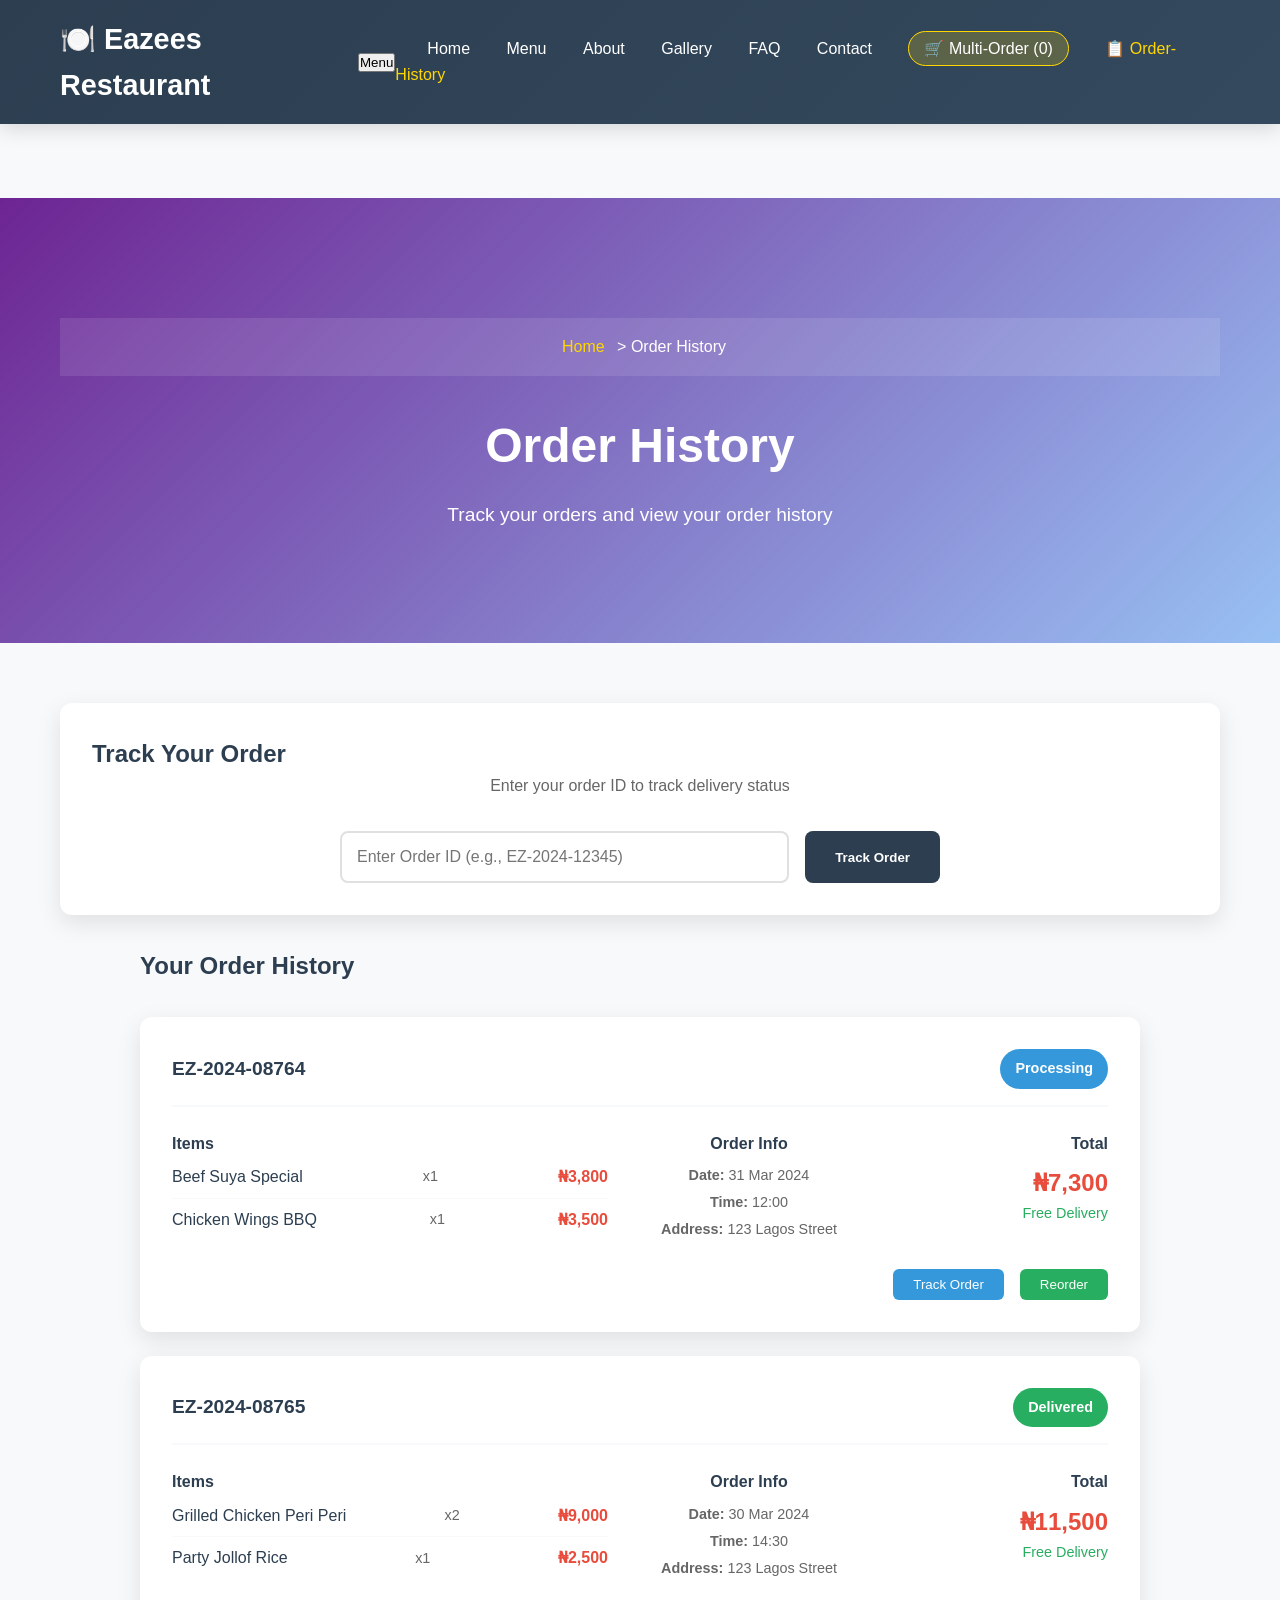
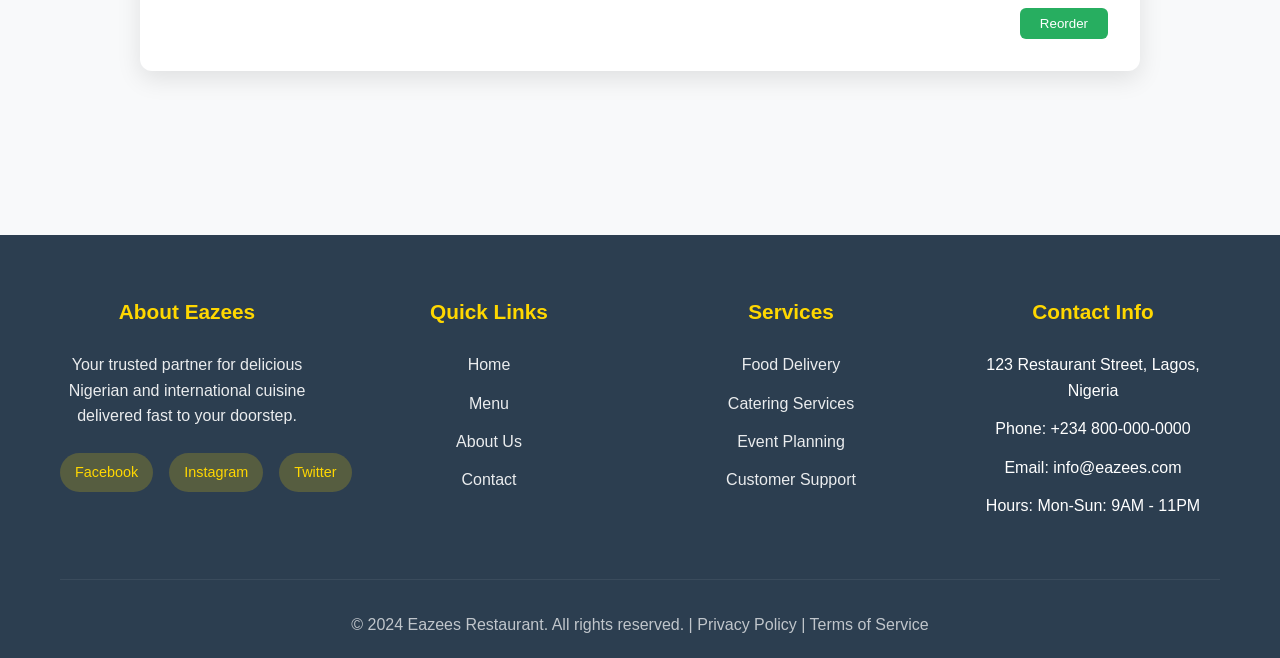
<file: pages/history.html>
<!DOCTYPE html>
<html lang="en">
<head>
    <meta charset="UTF-8">
    <meta name="viewport" content="width=device-width, initial-scale=1.0">
    <title>Order History - Eazees Restaurant</title>
    <link rel="stylesheet" href="../client/css/style.css">
    <style>
        .hero-section {
            background: linear-gradient(135deg, rgba(94, 14, 136, 0.9), rgba(30, 119, 235, 0.44)),
                        url('https://images.unsplash.com/photo-1565299624946-b28f40a0ae38?w=1600') center/cover;
            color: white;
            text-align: center;
            padding: 120px 0 80px;
            margin-top: 70px;
        }
        .hero-section h1 {
            font-size: 3rem;
            margin-bottom: 1rem;
            animation: fadeInUp 1s ease;
        }
        .hero-section p {
            font-size: 1.2rem;
            max-width: 600px;
            margin: 0 auto 2rem;
            animation: fadeInUp 1s ease 0.2s both;
        }
        .history-section {
            padding: 60px 0;
            background: #f8f9fa;
            min-height: 60vh;
        }
        .breadcrumb {
            background: rgba(255,255,255,0.1);
            padding: 1rem 0;
            margin-bottom: 2rem;
        }
        .breadcrumb a {
            color: #ffd700;
            text-decoration: none;
            margin: 0 0.5rem;
        }
        .breadcrumb a:hover {
            text-decoration: underline;
        }
        .track-section {
            background: white;
            border-radius: 12px;
            padding: 2rem;
            margin-bottom: 2rem;
            box-shadow: 0 8px 25px rgba(0,0,0,0.1);
        }
        .track-form {
            display: flex;
            gap: 1rem;
            max-width: 600px;
            margin: 0 auto;
        }
        .track-input {
            flex: 1;
            padding: 15px;
            border: 2px solid #e0e0e0;
            border-radius: 8px;
            font-size: 1rem;
        }
        .track-input:focus {
            outline: none;
            border-color: #2c3e50;
            box-shadow: 0 0 0 3px rgba(44,62,80,0.1);
        }
        .track-btn {
            background: #2c3e50;
            color: white;
            border: none;
            padding: 15px 30px;
            border-radius: 8px;
            cursor: pointer;
            font-weight: bold;
            transition: all 0.3s ease;
        }
        .track-btn:hover {
            background: #34495e;
            transform: translateY(-2px);
        }
        .history-container {
            max-width: 1000px;
            margin: 0 auto;
        }
        .history-item {
            background: white;
            border-radius: 12px;
            padding: 2rem;
            margin-bottom: 1.5rem;
            box-shadow: 0 8px 25px rgba(0,0,0,0.1);
            transition: all 0.3s ease;
        }
        .history-item:hover {
            transform: translateY(-3px);
            box-shadow: 0 15px 35px rgba(0,0,0,0.15);
        }
        .history-header {
            display: flex;
            justify-content: space-between;
            align-items: center;
            margin-bottom: 1.5rem;
            padding-bottom: 1rem;
            border-bottom: 2px solid #f8f9fa;
        }
        .order-id {
            font-size: 1.2rem;
            font-weight: bold;
            color: #2c3e50;
        }
        .order-status {
            padding: 8px 15px;
            border-radius: 20px;
            font-weight: bold;
            font-size: 0.9rem;
        }
        .status-pending {
            background: #f39c12;
            color: white;
        }
        .status-processing {
            background: #3498db;
            color: white;
        }
        .status-delivered {
            background: #27ae60;
            color: white;
        }
        .status-cancelled {
            background: #e74c3c;
            color: white;
        }
        .order-details {
            display: grid;
            grid-template-columns: 2fr 1fr 1fr;
            gap: 2rem;
            margin-bottom: 1.5rem;
        }
        .order-items {
            flex: 1;
        }
        .order-item {
            display: flex;
            justify-content: space-between;
            align-items: center;
            padding: 0.5rem 0;
            border-bottom: 1px solid #f8f9fa;
        }
        .order-item:last-child {
            border-bottom: none;
        }
        .order-item-name {
            font-weight: 500;
            color: #2c3e50;
        }
        .order-item-quantity {
            color: #666;
            font-size: 0.9rem;
        }
        .order-item-price {
            color: #e74c3c;
            font-weight: bold;
        }
        .order-info {
            text-align: center;
        }
        .order-info h4 {
            color: #2c3e50;
            margin-bottom: 0.5rem;
        }
        .order-info p {
            color: #666;
            font-size: 0.9rem;
            margin: 0.25rem 0;
        }
        .order-total {
            text-align: right;
        }
        .order-total h4 {
            color: #2c3e50;
            margin-bottom: 0.5rem;
        }
        .total-amount {
            font-size: 1.5rem;
            font-weight: bold;
            color: #e74c3c;
        }
        .order-actions {
            display: flex;
            gap: 1rem;
            justify-content: flex-end;
        }
        .action-btn {
            padding: 8px 20px;
            border: none;
            border-radius: 6px;
            cursor: pointer;
            font-weight: 500;
            transition: all 0.3s ease;
        }
        .track-order-btn {
            background: #3498db;
            color: white;
        }
        .track-order-btn:hover {
            background: #2980b9;
        }
        .reorder-btn {
            background: #27ae60;
            color: white;
        }
        .reorder-btn:hover {
            background: #229954;
        }
        .empty-history {
            text-align: center;
            padding: 3rem;
            background: white;
            border-radius: 12px;
            box-shadow: 0 8px 25px rgba(0,0,0,0.1);
        }
        .empty-history h3 {
            color: #2c3e50;
            margin-bottom: 1rem;
        }
        .empty-history p {
            color: #666;
            margin-bottom: 2rem;
        }
        .tracking-result {
            background: white;
            border-radius: 12px;
            padding: 2rem;
            margin-top: 2rem;
            box-shadow: 0 8px 25px rgba(0,0,0,0.1);
            display: none;
        }
        .tracking-timeline {
            position: relative;
            padding-left: 2rem;
        }
        .tracking-timeline::before {
            content: '';
            position: absolute;
            left: 0;
            top: 0;
            bottom: 0;
            width: 2px;
            background: #e0e0e0;
        }
        .timeline-item {
            position: relative;
            padding-bottom: 2rem;
        }
        .timeline-item::before {
            content: '';
            position: absolute;
            left: -2rem;
            top: 0;
            width: 12px;
            height: 12px;
            border-radius: 50%;
            background: #2c3e50;
            border: 2px solid white;
            box-shadow: 0 0 0 2px #2c3e50;
        }
        .timeline-item.completed::before {
            background: #27ae60;
            box-shadow: 0 0 0 2px #27ae60;
        }
        .timeline-time {
            color: #666;
            font-size: 0.9rem;
            margin-bottom: 0.5rem;
        }
        .timeline-title {
            font-weight: bold;
            color: #2c3e50;
            margin-bottom: 0.25rem;
        }
        .timeline-description {
            color: #666;
            font-size: 0.9rem;
        }
        
        /* Footer Styles */
        .footer {
            background: #2c3e50;
            color: white;
            padding: 60px 0 20px;
            margin-top: 80px;
        }
        
        .footer-content {
            display: grid;
            grid-template-columns: repeat(auto-fit, minmax(250px, 1fr));
            gap: 3rem;
            margin-bottom: 3rem;
        }
        
        .footer-section h3 {
            color: #ffd700;
            margin-bottom: 1.5rem;
            font-size: 1.3rem;
        }
        
        .footer-section p {
            line-height: 1.6;
            margin-bottom: 1.5rem;
            opacity: 0.9;
        }
        
        .footer-section ul {
            list-style: none;
            padding: 0;
        }
        
        .footer-section ul li {
            margin-bottom: 0.8rem;
        }
        
        .footer-section ul li a {
            color: white;
            text-decoration: none;
            transition: color 0.3s ease;
            opacity: 0.9;
        }
        
        .footer-section ul li a:hover {
            color: #ffd700;
            opacity: 1;
        }
        
        .social-links {
            display: flex;
            gap: 1rem;
        }
        
        .social-links a {
            background: rgba(255,215,0,0.2);
            color: #ffd700;
            padding: 8px 15px;
            border-radius: 20px;
            text-decoration: none;
            transition: all 0.3s ease;
            font-size: 0.9rem;
        }
        
        .social-links a:hover {
            background: rgba(255,215,0,0.3);
            transform: translateY(-2px);
        }
        
        .footer-bottom {
            border-top: 1px solid rgba(255,255,255,0.1);
            padding-top: 2rem;
            text-align: center;
            opacity: 0.7;
        }
        
        .footer-bottom a {
            color: #ffd700;
            text-decoration: none;
            margin: 0 10px;
        }
        
        .footer-bottom a:hover {
            text-decoration: underline;
        }
    </style>
/* Body background */
        body {
            background: linear-gradient(135deg, rgba(255,255,255,0.95), rgba(248,249,250,0.95)),
                        url('../photo-1517248135467-4c7edcad34c4.jpeg') center/cover fixed;
            min-height: 100vh;
        }
        
        /* Mobile responsiveness */
        @media (max-width: 768px) {
            .history-container {
                padding: 1.5rem;
            }
            
            .nav {
                display: none;
                position: absolute;
                top: 100%;
                left: 0;
                right: 0;
                background: #2c3e50;
                flex-direction: column;
                padding: 1rem;
                box-shadow: 0 4px 10px rgba(0,0,0,0.1);
            }
            
            .nav.active {
                display: flex;
            }
            
            .nav a {
                padding: 0.8rem 0;
                border-bottom: 1px solid rgba(255,255,255,0.1);
            }
            
            .mobile-menu-btn {
                display: block;
                background: none;
                border: none;
                color: white;
                font-size: 1.5rem;
                cursor: pointer;
            }
            
            .footer-content {
                grid-template-columns: 1fr;
                gap: 2rem;
            }
        }
        
        .mobile-menu-btn {
            display: none;
        }
    </style>
</head>
<body>
    <header class="header">
        <div class="container">
            <div class="logo">
                <h1><a href="../index.html" style="color: white; text-decoration: none;">🍽️ Eazees Restaurant</a></h1>
            </div>
            <button class="mobile-menu-btn" onclick="toggleMobileMenu()">Menu</button>
            <nav class="nav">
                <a href="../index.html">Home</a>
                <a href="menu.html">Menu</a>
                <a href="about.html">About</a>
                <a href="gallery.html">Gallery</a>
                <a href="faq.html">FAQ</a>
                <a href="contact.html">Contact</a>
                <a href="cart.html" class="cart-link">🛒 Multi-Order (<span id="cartCount">0</span>)</a>
                <a href="history.html" style="color: #ffd700;">📋 Order-History</a>
            </nav>
        </div>
    </header>

    <section class="hero-section">
        <div class="container">
            <div class="breadcrumb">
                <a href="../index.html">Home</a> > <span>Order History</span>
            </div>
            <h1>Order History</h1>
            <p>Track your orders and view your order history</p>
        </div>
    </section>

    <section class="history-section">
        <div class="container">
            <div class="track-section">
                <h2>Track Your Order</h2>
                <p style="text-align: center; margin-bottom: 2rem; color: #666;">Enter your order ID to track delivery status</p>
                <form class="track-form" onsubmit="trackOrder(event)">
                    <input type="text" id="trackingOrderId" class="track-input" placeholder="Enter Order ID (e.g., EZ-2024-12345)" required>
                    <button type="submit" class="track-btn">Track Order</button>
                </form>
                
                <div id="trackingResult" class="tracking-result">
                    <!-- Tracking result will be displayed here -->
                </div>
            </div>

            <div class="history-container">
                <h2 style="margin-bottom: 2rem; color: #2c3e50;">Your Order History</h2>
                <div id="historyContent">
                    <!-- History items will be loaded here -->
                </div>
            </div>
        </div>
    </section>

    <footer class="footer">
        <div class="container">
            <div class="footer-content">
                <div class="footer-section">
                    <h3> About Eazees</h3>
                    <p>Your trusted partner for delicious Nigerian and international cuisine delivered fast to your doorstep.</p>
                    <div class="social-links">
                        <a href="#" aria-label="Facebook">Facebook</a>
                        <a href="#" aria-label="Instagram">Instagram</a>
                        <a href="#" aria-label="Twitter">Twitter</a>
                    </div>
                </div>
                
                <div class="footer-section">
                    <h3>Quick Links</h3>
                    <ul>
                        <li><a href="../index.html">Home</a></li>
                        <li><a href="menu.html">Menu</a></li>
                        <li><a href="about.html">About Us</a></li>
                        <li><a href="contact.html">Contact</a></li>
                    </ul>
                </div>
                
                <div class="footer-section">
                    <h3>Services</h3>
                    <ul>
                        <li><a href="menu.html">Food Delivery</a></li>
                        <li><a href="faq.html">Catering Services</a></li>
                        <li><a href="gallery.html">Event Planning</a></li>
                        <li><a href="faq.html">Customer Support</a></li>
                    </ul>
                </div>
                
                <div class="footer-section">
                    <h3>Contact Info</h3>
                    <ul>
                        <li>123 Restaurant Street, Lagos, Nigeria</li>
                        <li>Phone: +234 800-000-0000</li>
                        <li>Email: info@eazees.com</li>
                        <li>Hours: Mon-Sun: 9AM - 11PM</li>
                    </ul>
                </div>
            </div>
            
            <div class="footer-bottom">
                <p>&copy; 2024 Eazees Restaurant. All rights reserved. | Privacy Policy | Terms of Service</p>
            </div>
        </div>
    </footer>

    <script>
        // Mobile menu toggle
        function toggleMobileMenu() {
            const nav = document.querySelector('.nav');
            nav.classList.toggle('active');
        }
        
        // Close mobile menu when clicking outside
        document.addEventListener('click', function(event) {
            const nav = document.querySelector('.nav');
            const menuBtn = document.querySelector('.mobile-menu-btn');
            
            if (!nav.contains(event.target) && !menuBtn.contains(event.target)) {
                nav.classList.remove('active');
            }
        });
    </script>
    <script src="../client/js/history.js"></script>
    <script src="../client/js/common.js"></script>
</body>
</html>
</file>
<file: client/css/style.css>
/* Reset and Base Styles */
* {
    margin: 0;
    padding: 0;
    box-sizing: border-box;
}

:root {
    --primary-color: #2c3e50;
    --secondary-color: #34495e;
    --accent-color: #ffd700;
    --dark-color: #2c3e50;
    --light-color: #ecf0f1;
    --text-light: #7f8c8d;
    --success-color: #27ae60;
    --error-color: #e74c3c;
    --border-radius: 12px;
    --transition: all 0.3s ease;
}

body {
    font-family: 'Arial', sans-serif;
    line-height: 1.6;
    color: var(--dark-color);
    background-color: #f8f9fa;
}

.container {
    max-width: 1200px;
    margin: 0 auto;
    padding: 0 20px;
}

/* Header Styles */
.header {
    background: linear-gradient(135deg, var(--primary-color), var(--secondary-color));
    color: white;
    padding: 1rem 0;
    position: fixed;
    width: 100%;
    top: 0;
    z-index: 1000;
    box-shadow: 0 4px 20px rgba(0,0,0,0.15);
    backdrop-filter: blur(10px);
}

.header .container {
    display: flex;
    justify-content: space-between;
    align-items: center;
}

.logo h1 {
    font-size: 1.8rem;
    font-weight: bold;
}

.nav a {
    color: white;
    text-decoration: none;
    margin-left: 2rem;
    transition: var(--transition);
    font-weight: 500;
    position: relative;
}

.nav a::after {
    content: '';
    position: absolute;
    bottom: -5px;
    left: 50%;
    width: 0;
    height: 2px;
    background: var(--accent-color);
    transition: var(--transition);
    transform: translateX(-50%);
}

.nav a:hover::after {
    width: 100%;
}

.nav a:hover {
    opacity: 0.8;
}

.cart-link {
    background: rgba(255,215,0,0.2);
    padding: 8px 15px;
    border-radius: 20px;
    border: 1px solid var(--accent-color);
}

.cart-link:hover {
    background: rgba(255,215,0,0.3);
}

/* Hero Section */
.hero {
    background: linear-gradient(135deg, rgba(44,62,80,0.85), rgba(52,73,94,0.85)),
                url('https://images.unsplash.com/photo-1565299624946-b28f40a0ae38?w=1600') center/cover;
    color: white;
    text-align: center;
    padding: 150px 0 100px;
    margin-top: 70px;
    position: relative;
    overflow: hidden;
}

.hero::before {
    content: '';
    position: absolute;
    top: 0;
    left: 0;
    right: 0;
    bottom: 0;
    background: radial-gradient(circle at 20% 50%, rgba(255,215,0,0.1) 0%, transparent 50%);
}

.hero h2 {
    font-size: 3rem;
    margin-bottom: 1rem;
    animation: fadeInUp 1s ease;
}

.hero p {
    font-size: 1.2rem;
    margin-bottom: 2rem;
    animation: fadeInUp 1s ease 0.2s both;
}

.cta-button {
    display: inline-block;
    background: linear-gradient(135deg, var(--accent-color), #ffed4e);
    color: var(--primary-color);
    padding: 18px 40px;
    text-decoration: none;
    border-radius: 30px;
    font-weight: bold;
    font-size: 1.1rem;
    transition: var(--transition);
    box-shadow: 0 8px 25px rgba(255,215,0,0.3);
    animation: fadeInUp 1s ease 0.4s both;
}

.cta-button:hover {
    transform: translateY(-3px);
    box-shadow: 0 12px 35px rgba(255,215,0,0.4);
}

/* Menu Section */
.menu-section {
    padding: 80px 0;
    background: white;
}

.menu-section h2 {
    text-align: center;
    font-size: 2.5rem;
    margin-bottom: 3rem;
    color: var(--dark-color);
}

/* Search and Filter */
.search-filter-container {
    margin-bottom: 3rem;
}

.search-box {
    margin-bottom: 2rem;
    text-align: center;
}

.search-box input {
    width: 100%;
    max-width: 400px;
    padding: 15px 20px;
    border: 2px solid #e0e0e0;
    border-radius: var(--border-radius);
    font-size: 1rem;
    transition: var(--transition);
}

.search-box input:focus {
    outline: none;
    border-color: var(--primary-color);
    box-shadow: 0 0 0 3px rgba(255,107,53,0.1);
}

.filter-buttons {
    display: flex;
    justify-content: center;
    flex-wrap: wrap;
    gap: 10px;
}

.filter-btn {
    padding: 10px 20px;
    border: 2px solid #e0e0e0;
    background: white;
    border-radius: var(--border-radius);
    cursor: pointer;
    transition: var(--transition);
    font-weight: 500;
}

.filter-btn:hover,
.filter-btn.active {
    background: var(--primary-color);
    color: white;
    border-color: var(--primary-color);
}

/* Food Grid */
.food-grid {
    display: grid;
    grid-template-columns: repeat(auto-fill, minmax(300px, 1fr));
    gap: 2rem;
    margin-top: 2rem;
}

.food-card {
    background: white;
    border-radius: var(--border-radius);
    overflow: hidden;
    box-shadow: 0 5px 15px rgba(0,0,0,0.1);
    transition: var(--transition);
    cursor: pointer;
    position: relative;
}

.food-card:hover {
    transform: translateY(-5px);
    box-shadow: 0 10px 25px rgba(0,0,0,0.15);
}

.food-card img {
    width: 100%;
    height: 200px;
    object-fit: cover;
}

.quality {
    position: absolute;
    top: 10px;
    right: 10px;
    background: var(--primary-color);
    color: white;
    padding: 5px 10px;
    border-radius: 20px;
    font-size: 0.8rem;
    font-weight: bold;
}

.food-card-content {
    padding: 1.5rem;
}

.food-card-content h3 {
    margin-bottom: 0.5rem;
    color: var(--dark-color);
}

.price {
    font-size: 1.5rem;
    font-weight: bold;
    color: var(--primary-color);
    margin-bottom: 1rem;
}

.order-btn {
    background: var(--primary-color);
    color: white;
    border: none;
    padding: 10px 20px;
    border-radius: var(--border-radius);
    cursor: pointer;
    transition: var(--transition);
    font-weight: bold;
    margin-bottom: 1rem;
}

.order-btn:hover {
    background: var(--secondary-color);
}

.food-card-content p {
    color: var(--text-light);
    font-size: 0.9rem;
    line-height: 1.4;
}

/* Modal Styles */
.modal {
    display: none;
    position: fixed;
    z-index: 2000;
    left: 0;
    top: 0;
    width: 100%;
    height: 100%;
    background-color: rgba(0,0,0,0.5);
    animation: fadeIn 0.3s ease;
}

.modal-content {
    background-color: white;
    margin: 5% auto;
    padding: 0;
    border-radius: var(--border-radius);
    width: 90%;
    max-width: 600px;
    max-height: 90vh;
    overflow-y: auto;
    animation: slideInUp 0.3s ease;
}

.close {
    color: #aaa;
    float: right;
    font-size: 28px;
    font-weight: bold;
    padding: 20px;
    cursor: pointer;
}

.close:hover {
    color: var(--dark-color);
}

.modal-header {
    display: flex;
    padding: 0;
    border-bottom: 1px solid #eee;
}

.modal-header img {
    width: 200px;
    height: 200px;
    object-fit: cover;
    border-radius: var(--border-radius) 0 0 0;
}

.modal-food-info {
    padding: 20px;
    flex: 1;
}

.modal-food-info h3 {
    margin-bottom: 1rem;
    color: var(--dark-color);
}

.modal-price-quality {
    display: flex;
    justify-content: space-between;
    align-items: center;
}

.modal-price {
    font-size: 1.8rem;
    font-weight: bold;
    color: var(--primary-color);
}

.modal-quality {
    background: var(--primary-color);
    color: white;
    padding: 5px 15px;
    border-radius: 20px;
    font-weight: bold;
}

.modal-body {
    padding: 20px;
}

.modal-body p {
    margin-bottom: 1rem;
    color: var(--text-light);
}

/* Form Styles */
.form-group {
    margin-bottom: 1.5rem;
}

.form-group label {
    display: block;
    margin-bottom: 0.5rem;
    font-weight: bold;
    color: var(--dark-color);
}

.form-group input,
.form-group textarea {
    width: 100%;
    padding: 12px;
    border: 2px solid #e0e0e0;
    border-radius: var(--border-radius);
    font-size: 1rem;
    transition: var(--transition);
}

.form-group input:focus,
.form-group textarea:focus {
    outline: none;
    border-color: var(--primary-color);
    box-shadow: 0 0 0 3px rgba(255,107,53,0.1);
}

.submit-btn {
    background: var(--primary-color);
    color: white;
    border: none;
    padding: 15px 30px;
    border-radius: var(--border-radius);
    font-size: 1.1rem;
    font-weight: bold;
    cursor: pointer;
    transition: var(--transition);
    width: 100%;
}

.submit-btn:hover {
    background: var(--secondary-color);
}

.submit-btn:disabled {
    background: #ccc;
    cursor: not-allowed;
}

/* Toast Notifications */
.toast {
    position: fixed;
    bottom: 20px;
    right: 20px;
    padding: 15px 20px;
    border-radius: var(--border-radius);
    color: white;
    font-weight: bold;
    z-index: 3000;
    opacity: 0;
    transform: translateY(100px);
    transition: var(--transition);
}

.toast.show {
    opacity: 1;
    transform: translateY(0);
}

.toast.success {
    background: var(--success-color);
}

.toast.error {
    background: var(--error-color);
}

/* About Section */
.about-section {
    padding: 80px 0;
    background: #f8f9fa;
}

.about-content {
    display: grid;
    grid-template-columns: 2fr 1fr;
    gap: 4rem;
    align-items: start;
}

.about-text p {
    font-size: 1.1rem;
    line-height: 1.8;
    color: var(--text-light);
    margin-bottom: 2rem;
}

.features {
    display: grid;
    grid-template-columns: repeat(auto-fit, minmax(200px, 1fr));
    gap: 2rem;
    margin-top: 3rem;
}

.feature {
    text-align: center;
    padding: 2rem;
    background: white;
    border-radius: var(--border-radius);
    box-shadow: 0 5px 15px rgba(0,0,0,0.1);
    transition: var(--transition);
}

.feature:hover {
    transform: translateY(-5px);
    box-shadow: 0 10px 25px rgba(0,0,0,0.15);
}

.feature h3 {
    color: var(--primary-color);
    margin-bottom: 1rem;
    font-size: 1.2rem;
}

.about-stats {
    display: flex;
    flex-direction: column;
    gap: 2rem;
}

.stat {
    background: linear-gradient(135deg, var(--primary-color), var(--secondary-color));
    color: white;
    padding: 2rem;
    border-radius: var(--border-radius);
    text-align: center;
    transition: var(--transition);
}

.stat:hover {
    transform: scale(1.05);
}

.stat h3 {
    font-size: 2.5rem;
    margin-bottom: 0.5rem;
}

.stat p {
    font-size: 1rem;
    opacity: 0.9;
}

/* FAQ Section */
.faq-section {
    padding: 80px 0;
    background: white;
}

.faq-container {
    max-width: 800px;
    margin: 0 auto;
}

.faq-item {
    margin-bottom: 1rem;
    border: 1px solid #e0e0e0;
    border-radius: var(--border-radius);
    overflow: hidden;
    transition: var(--transition);
}

.faq-item:hover {
    box-shadow: 0 5px 15px rgba(0,0,0,0.1);
}

.faq-question {
    padding: 1.5rem;
    background: #f8f9fa;
    cursor: pointer;
    display: flex;
    justify-content: space-between;
    align-items: center;
    transition: var(--transition);
}

.faq-question:hover {
    background: #e9ecef;
}

.faq-question h3 {
    margin: 0;
    color: var(--dark-color);
    font-size: 1.1rem;
}

.faq-toggle {
    font-size: 1.5rem;
    font-weight: bold;
    color: var(--primary-color);
    transition: var(--transition);
}

.faq-item.active .faq-toggle {
    transform: rotate(45deg);
}

.faq-answer {
    padding: 0 1.5rem;
    max-height: 0;
    overflow: hidden;
    transition: max-height 0.3s ease, padding 0.3s ease;
}

.faq-item.active .faq-answer {
    padding: 1.5rem;
    max-height: 200px;
}

.faq-answer p {
    color: var(--text-light);
    line-height: 1.6;
    margin: 0;
}

/* Contact Section */
.contact-section {
    padding: 80px 0;
    background: linear-gradient(135deg, rgba(255,107,53,0.05), rgba(247,147,30,0.05));
}

.contact-content {
    display: grid;
    grid-template-columns: 1fr 1fr;
    gap: 4rem;
    align-items: start;
}

.contact-info {
    display: flex;
    flex-direction: column;
    gap: 2rem;
}

.contact-item {
    padding: 1.5rem;
    background: white;
    border-radius: var(--border-radius);
    box-shadow: 0 5px 15px rgba(0,0,0,0.1);
    transition: var(--transition);
}

.contact-item:hover {
    transform: translateY(-3px);
    box-shadow: 0 10px 25px rgba(0,0,0,0.15);
}

.contact-item h3 {
    color: var(--primary-color);
    margin-bottom: 1rem;
    font-size: 1.2rem;
}

.contact-item p {
    color: var(--text-light);
    margin: 0.5rem 0;
}

.contact-form {
    background: white;
    padding: 2rem;
    border-radius: var(--border-radius);
    box-shadow: 0 5px 15px rgba(0,0,0,0.1);
}

.contact-form h3 {
    color: var(--dark-color);
    margin-bottom: 2rem;
    text-align: center;
}

.contact-form .form-group {
    margin-bottom: 1.5rem;
}

.contact-form input,
.contact-form textarea {
    width: 100%;
    padding: 12px 15px;
    border: 2px solid #e0e0e0;
    border-radius: var(--border-radius);
    font-size: 1rem;
    transition: var(--transition);
}

.contact-form input:focus,
.contact-form textarea:focus {
    outline: none;
    border-color: var(--primary-color);
    box-shadow: 0 0 0 3px rgba(255,107,53,0.1);
}

.contact-form textarea {
    resize: vertical;
    min-height: 120px;
}

/* Footer */
.footer {
    background: var(--dark-color);
    color: white;
    text-align: center;
    padding: 2rem 0;
}

/* Animations */
@keyframes fadeIn {
    from { opacity: 0; }
    to { opacity: 1; }
}

@keyframes fadeInUp {
    from {
        opacity: 0;
        transform: translateY(30px);
    }
    to {
        opacity: 1;
        transform: translateY(0);
    }
}

@keyframes slideInUp {
    from {
        transform: translateY(100px);
        opacity: 0;
    }
    to {
        transform: translateY(0);
        opacity: 1;
    }
}

@keyframes fadeOut {
    from { opacity: 1; }
    to { opacity: 0; }
}

/* Responsive Design */
@media (max-width: 768px) {
    .header .container {
        flex-direction: column;
        text-align: center;
    }
    
    .nav {
        margin-top: 1rem;
    }
    
    .nav a {
        margin: 0 1rem;
    }
    
    .hero {
        padding: 120px 0 80px;
    }
    
    .hero h2 {
        font-size: 2rem;
    }
    
    .modal-header {
        flex-direction: column;
    }
    
    .modal-header img {
        width: 100%;
        height: 200px;
        border-radius: var(--border-radius) var(--border-radius) 0 0;
    }
    
    .food-grid {
        grid-template-columns: 1fr;
        gap: 1.5rem;
    }
    
    .filter-buttons {
        justify-content: center;
    }
    
    .filter-btn {
        padding: 8px 15px;
        font-size: 0.9rem;
    }
    
    /* About Section Responsive */
    .about-content {
        grid-template-columns: 1fr;
        gap: 2rem;
    }
    
    .features {
        grid-template-columns: 1fr;
        gap: 1rem;
    }
    
    .about-stats {
        flex-direction: row;
        justify-content: space-between;
        gap: 1rem;
    }
    
    .stat {
        padding: 1.5rem 1rem;
    }
    
    .stat h3 {
        font-size: 2rem;
    }
    
    /* Contact Section Responsive */
    .contact-content {
        grid-template-columns: 1fr;
        gap: 2rem;
    }
    
    .contact-info {
        gap: 1rem;
    }
    
    .contact-item {
        padding: 1rem;
    }
    
    /* FAQ Section Responsive */
    .faq-question {
        padding: 1rem;
    }
    
    .faq-question h3 {
        font-size: 1rem;
    }
    
    .faq-toggle {
        font-size: 1.2rem;
    }
    
    .faq-item.active .faq-answer {
        padding: 1rem;
    }
}

@media (max-width: 480px) {
    .container {
        padding: 0 15px;
    }
    
    .hero h2 {
        font-size: 1.8rem;
    }
    
    .hero p {
        font-size: 1rem;
    }
    
    .menu-section h2 {
        font-size: 2rem;
    }
    
    .modal-content {
        margin: 10% auto;
        width: 95%;
    }
    
    /* About Section Small Mobile */
    .about-stats {
        flex-direction: column;
    }
    
    .stat {
        text-align: center;
    }
    
    .features {
        grid-template-columns: 1fr;
    }
    
    .feature {
        padding: 1.5rem;
    }
    
    /* Contact Section Small Mobile */
    .contact-form {
        padding: 1.5rem;
    }
    
    .contact-item {
        padding: 1rem;
    }
    
    .contact-item h3 {
        font-size: 1.1rem;
    }
    
    /* FAQ Section Small Mobile */
    .faq-question h3 {
        font-size: 0.9rem;
    }
    
    .faq-toggle {
        font-size: 1rem;
    }
}
</file>
